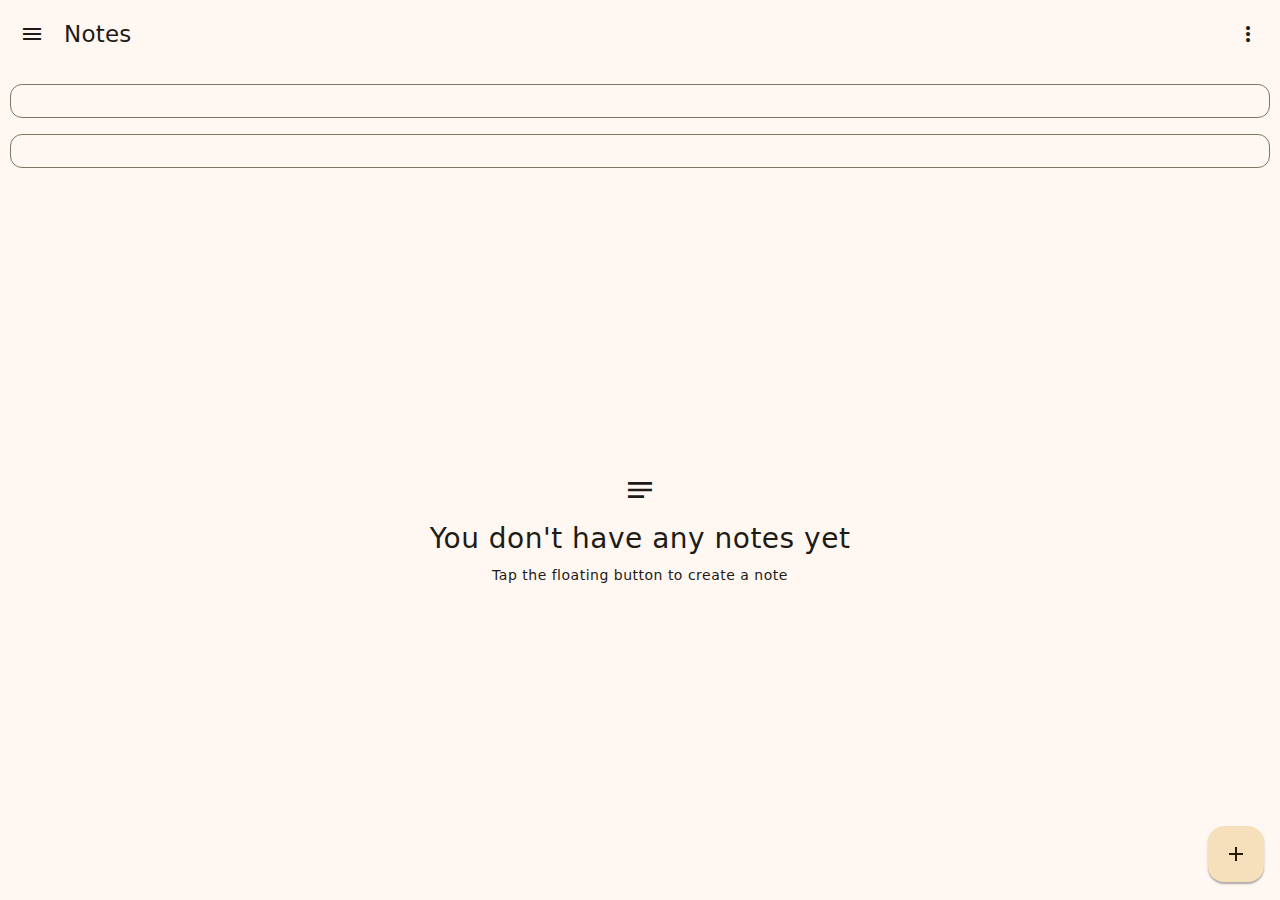
<file: index.html>
<html lang="en">
  <head>
    <meta charset="UTF-8">
    <meta name="viewport" content="width=device-width, initial-scale=1">
    <meta http-equiv="X-UA-Compatible" content="ie=edge">
    <meta name="google" content="notranslate">
    <title>Notes</title>
    <link href="beercompat.css" rel="stylesheet">
    <link href="beer.min.css" rel="stylesheet">
    <link href="style.css" rel="stylesheet">
    <script type="module" src="beer.min.js"></script>
  </head>
  <body>
    <header class="appbar transparent">
      <nav>
        <button class="circle small transparent" data-ui="#dialog">
          <i>menu</i>
        </button>
        <h5 class="max appbar-title">Notes</h5></button>
        <button class="circle small transparent">
          <i>more_vert</i>
        </button>
      </nav>
      </header>
            <dialog class="left no-padding" id="dialog">
        <nav class="drawer">
          <header>
            <nav>
              <h5 class="max appbar-title">Notes</h6>
                <button class="transparent circle small" data-ui="dialog">
                  <i>close</i>
                </button>
            </nav>
          </header>
          <a>
            <i>note</i>
            <span>Notes</span>
          </a>
          <a>
            <i>favorite</i>
            <span>Favorites</span>
          </a>
          <a>
            <i>delete</i>
            <span>Trash</span>
          </a>
          <a>
            <i>backup</i>
            <span>Backup & restore</span>
          </a>
          <div class="small-divider"></div>
          <a href="settings.html">
            <i>settings</i>
            <span>Settings</span>
          </a>
        </nav>
      </dialog>
    <article class="note border"></article>
    <article class="note border"></article>
<main class="responsive medium middle-align center-align">
  <div>
  <i class="extra">notes</i>
  <h5>You don't have any notes yet</h5>
  <p>Tap the floating button to create a note</p>
  </nav>
</div>
<a href="notes.html">
    <button class="square round extra fill small-elevate floating-button">
	<i>add</i>
</button>
</a>
    </main>
  </body>
</html>
</file>
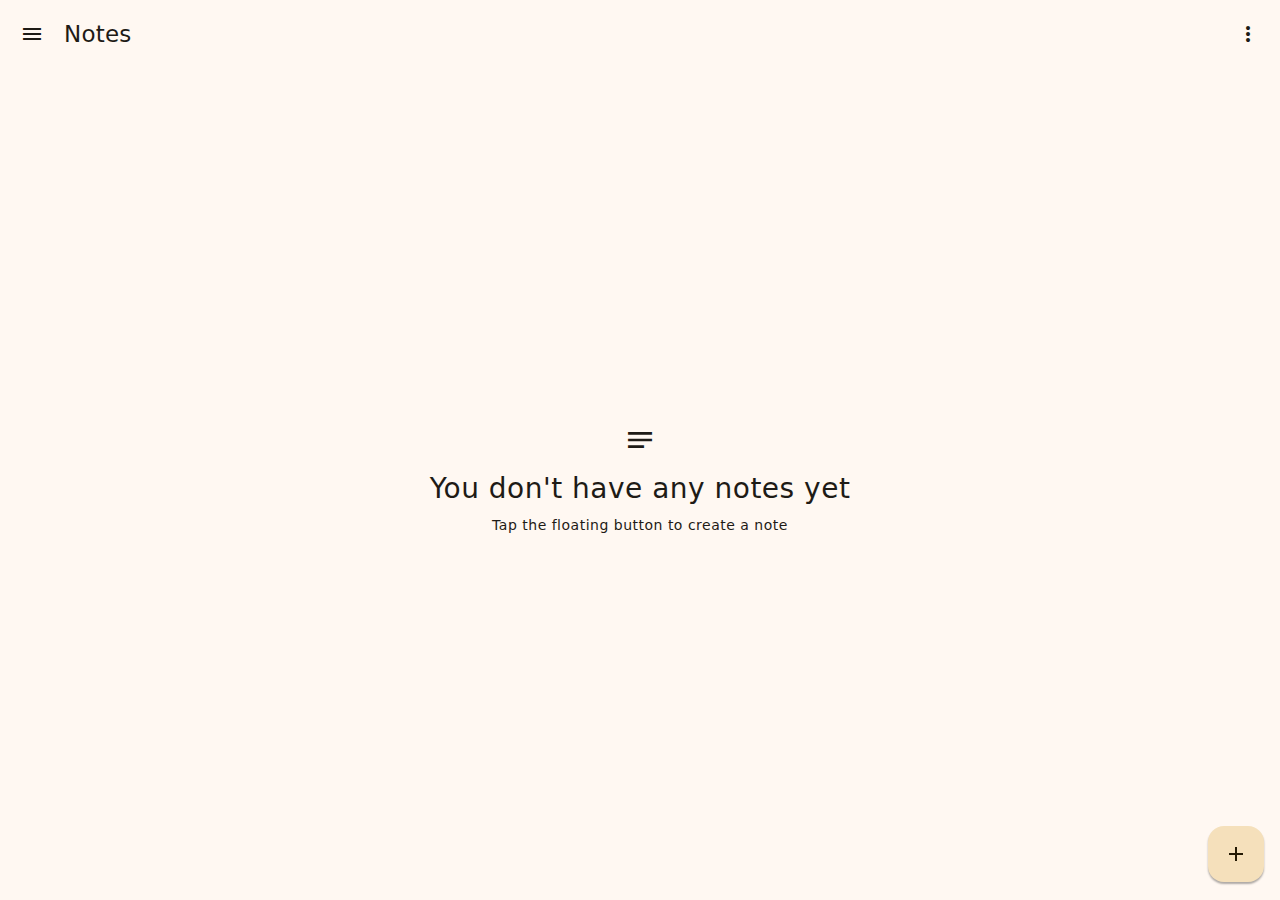
<file: about.html>
<html lang="en">
  <head>
    <meta charset="UTF-8">
    <meta name="viewport" content="width=device-width, initial-scale=1">
    <meta http-equiv="X-UA-Compatible" content="ie=edge">
    <meta name="google" content="notranslate">
    <title>Notes</title>
    <link href="beer.min.css" rel="stylesheet">
    <link href="style.css" rel="stylesheet">
    <script type="module" src="beer.min.js"></script>
  </head>
  <body>
    
    <header class="appbar transparent">
      <nav>
        <button class="circle small transparent" data-ui="#dialog">
          <i>menu</i>
        </button>
        <h5 class="max appbar-title">Notes</h5></button>
        <button class="circle small transparent">
          <i>more_vert</i>
        </button>
      </nav>
    </header>
<main class="responsive medium middle-align center-align">
  <div>
  <i class="extra">notes</i>
  <h5>You don't have any notes yet</h5>
  <p>Tap the floating button to create a note</p>
  </nav>
</div>
<a href="notes.html">
    <button class="square round extra fill small-elevate floating-button">
	<i>add</i>
</button>
</a>
    </main>
  </body>
</html>
</file>
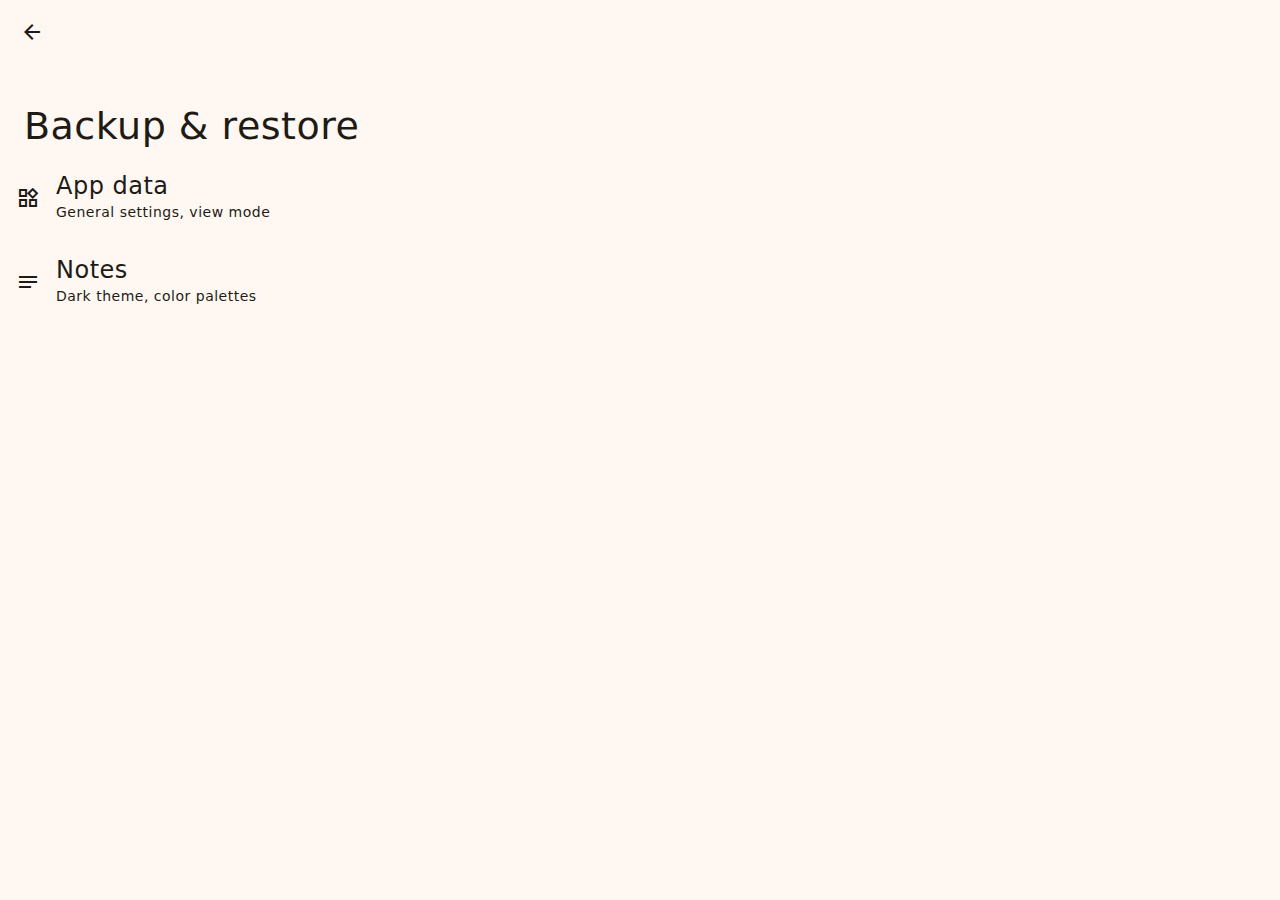
<file: backup.html>
<html>
  <head>
    <meta charset="UTF-8">
    <meta name="viewport" content="width=device-width, initial-scale=1">
    <meta http-equiv="X-UA-Compatible" content="ie=edge">
    <meta name="google" content="notranslate">
    <title>Notes</title>
    <link href="beer.min.css" rel="stylesheet">
    <link href="style.css" rel="stylesheet">
    <script type="module" src="beer.min.js"></script>
    <script src="main.js"></script>
  </head>
  <body>
    
<header class="transparent">
  <nav>
    <button class="circle small transparent" id="back-link">
      <i>arrow_back</i>
    </button>
  </nav>
  <div class="small-space"></div>
  <h5 class="small-padding appbar-title-big">Backup & restore</h5>
</header>
  <a class="row padding wave round">
    <i>widgets</i>
    <div class="max">
      <h6 class="big">App data</h6>
      <div>General settings, view mode</div>
    </div>
  </a>
  <a class="row padding wave round">
    <i>notes</i>
    <div class="max">
      <h6 class="big">Notes</h6>
      <div>Dark theme, color palettes</div>
    </div>
  </a>
<main class="responsive">
</div>
    </main>
  </body>
</html>
</file>
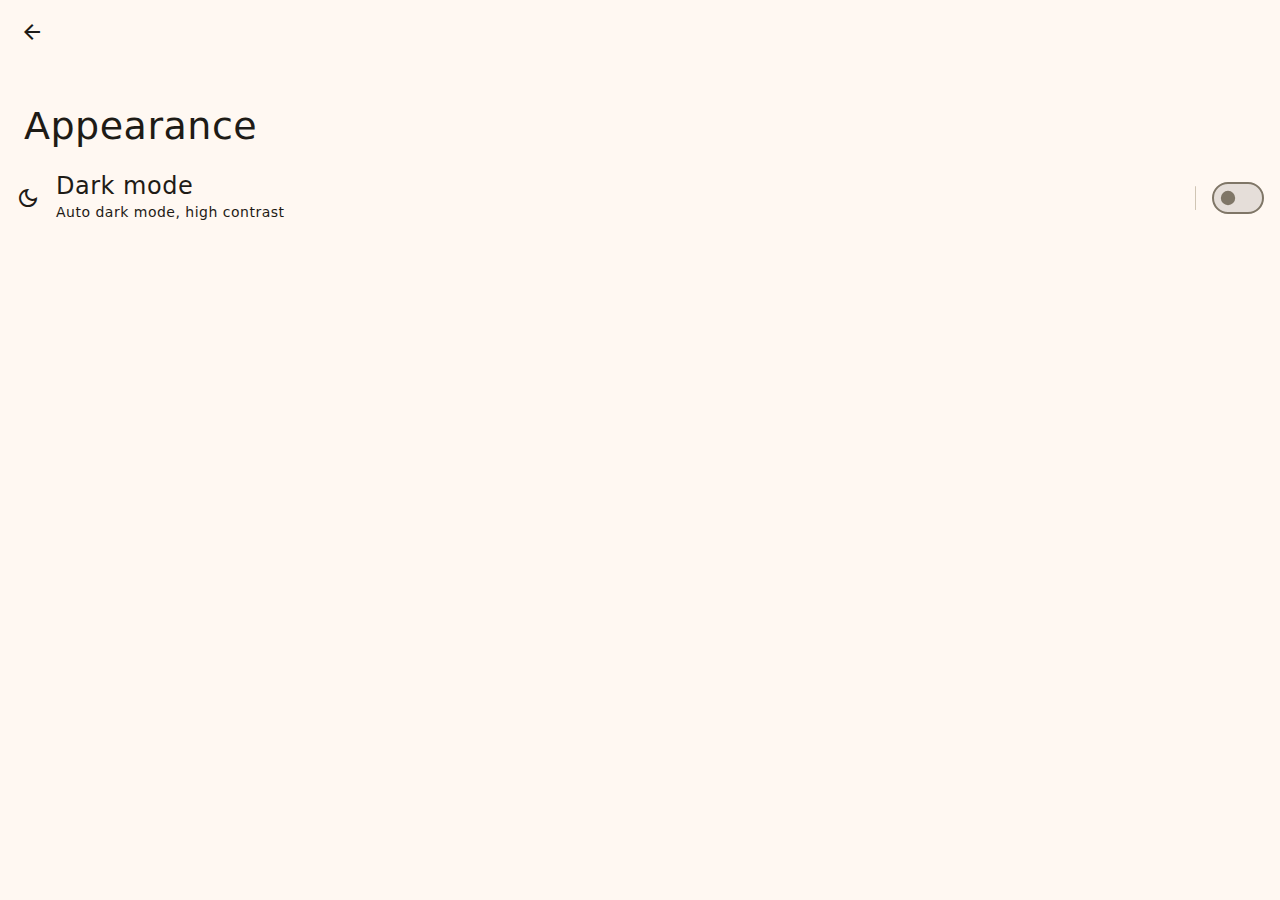
<file: settings-appearance.html>
<html>
  <head>
    <meta charset="UTF-8">
    <meta name="viewport" content="width=device-width, initial-scale=1">
    <meta http-equiv="X-UA-Compatible" content="ie=edge">
    <meta name="google" content="notranslate">
    <title>Notes</title>
    <link href="beer.min.css" rel="stylesheet">
    <link href="style.css" rel="stylesheet">
    <script type="module" src="beer.min.js"></script>
    <script src="main.js"></script>
  </head>
  <body>
    
<header class="transparent">
  <nav>
    <button class="circle small transparent" id="back-link">
      <i>arrow_back</i>
    </button>
  </nav>
  <div class="small-space"></div>
  <h5 class="small-padding appbar-title-big">Appearance</h5>
</header>
  <a class="row padding round" href="appearance-dark.html">
  <i>dark_mode</i>
  <div class="max">
    <h6 class="big">Dark mode</h6>
    <div>Auto dark mode, high contrast</div>
  </div>
  <div class="divider vertical"></div>
        <label class="switch">
        <input type="checkbox">
        <span></span>
      </label>
</a>
<main class="responsive">
    </main>
  </body>
</html>
</file>
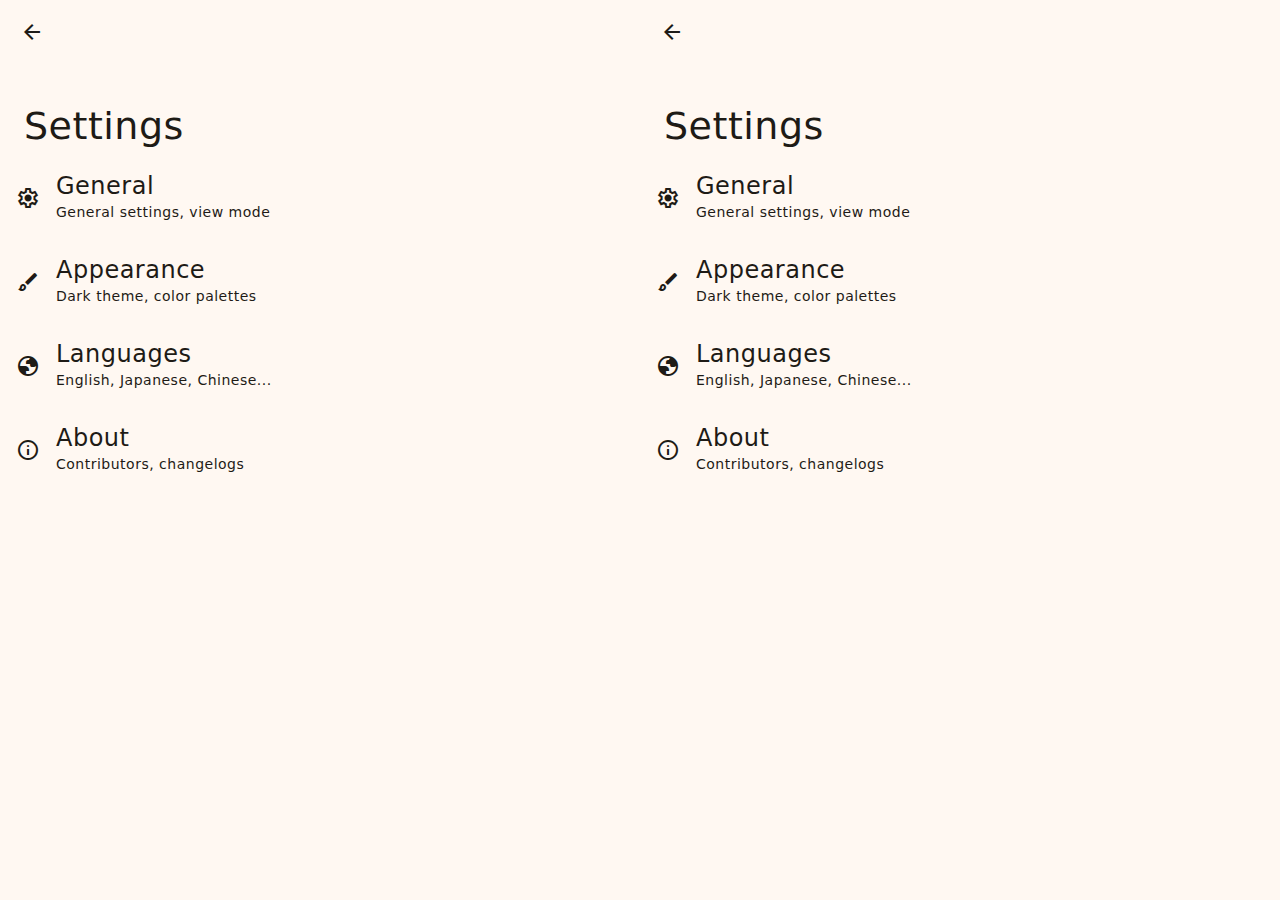
<file: settings.html>
<html>
  <head>
    <meta charset="UTF-8">
    <meta name="viewport" content="width=device-width, initial-scale=1">
    <meta http-equiv="X-UA-Compatible" content="ie=edge">
    <meta name="google" content="notranslate">
    <title>Notes</title>
    <link href="beer.min.css" rel="stylesheet">
    <link href="style.css" rel="stylesheet">
    <script src="main.js"></script>
    <script type="module" src="beer.min.js"></script>
  </head>
  <body>
    <div class="iframe-container">
    <iframe id="left-frame" src="setting-screen.html"></iframe>
    <iframe id="right-frame" src="setting-screen.html" class="m l"></iframe>
    </div>
  </body>
</html>
</file>
<file: beercompat.css>
.button-compat {
  min-width: 9px; 
  border-radius: 9px;
}
</file>
<file: style.css>
/* Prevent font size inflation */
html {
  -moz-text-size-adjust: none;
  -webkit-text-size-adjust: none;
  text-size-adjust: none;
}

body {
  font-family: system-ui, sans-serif;
}

:root {
  --primary: #785900;
  --on-primary: #ffffff;
  --primary-container: #ffdf9e;
  --on-primary-container: #261a00;
  --secondary: #6b5d3f;
  --on-secondary: #ffffff;
  --secondary-container: #f5e0bb;
  --on-secondary-container: #241a04;
  --tertiary: #4a6547;
  --on-tertiary: #ffffff;
  --tertiary-container: #ccebc4;
  --on-tertiary-container: #072109;
  --error: #ba1a1a;
  --on-error: #ffffff;
  --error-container: #ffdad6;
  --on-error-container: #410002;
  --background: #fffbff;
  --on-background: #1e1b16;
  --surface: #fff8f2;
  --on-surface: #1e1b16;
  --surface-variant: #ede1cf;
  --on-surface-variant: #4d4639;
  --outline: #7f7667;
  --outline-variant: #d0c5b4;
  --shadow: #000000;
  --scrim: #000000;
  --inverse-surface: #33302a;
  --inverse-on-surface: #f7efe7;
  --inverse-primary: #fabd00;
  --surface-dim: #e0d9d0;
  --surface-bright: #fff8f2;
  --surface-container-lowest: #ffffff;
  --surface-container-low: #faf2e9;
  --surface-container: #f5ede4;
  --surface-container-high: #efe7de;
  --surface-container-highest: #e9e1d8;
}

@media (prefers-color-scheme: dark) {
  :root {
    --primary: #fabd00;
    --on-primary: #3f2e00;
    --primary-container: #5b4300;
    --on-primary-container: #ffdf9e;
    --secondary: #d8c4a0;
    --on-secondary: #3a2f15;
    --secondary-container: #52452a;
    --on-secondary-container: #f5e0bb;
    --tertiary: #b0cfaa;
    --on-tertiary: #1d361c;
    --tertiary-container: #334d31;
    --on-tertiary-container: #ccebc4;
    --error: #ffb4ab;
    --on-error: #690005;
    --error-container: #93000a;
    --on-error-container: #ffb4ab;
    --background: #1e1b16;
    --on-background: #e9e1d8;
    --surface: #16130e;
    --on-surface: #e9e1d8;
    --surface-variant: #4d4639;
    --on-surface-variant: #d0c5b4;
    --outline: #998f80;
    --outline-variant: #4d4639;
    --shadow: #000000;
    --scrim: #000000;
    --inverse-surface: #e9e1d8;
    --inverse-on-surface: #33302a;
    --inverse-primary: #785900;
    --surface-dim: #16130e;
    --surface-bright: #3c3933;
    --surface-container-lowest: #100e09;
    --surface-container-low: #1e1b16;
    --surface-container: #221f1a;
    --surface-container-high: #2d2924;
    --surface-container-highest: #38342e;
  }
}

.appbar {
  min-height: 68px;
  position: sticky;
top: 0;
left: 0;
width: 100%;
z-index: 1;
}

.appbar-title {
  font-size: 23px;
  letter-spacing: 0.2px;
}

.appbar-title-big {
  font-size: 38px;
}

.note {
  margin-left: 10px;
  margin-right: 10px;
}

.floating-button {
  position: fixed;
  bottom: 18px;
  right: 8px;
  z-index: 1;
  cursor: pointer;
}

svg, i {
  border-radius: 0;
}

iframe {
  border: 0;
    display: block;  /* iframes are inline by default */   
        height: 100vh;  /* Set height to 100% of the viewport height */   
        width: 100vw;
}

.iframe-container {
  display: -webkit-box;  /* OLD - iOS 6-, Safari 3.1-6 */
  display: -moz-box;     /* OLD - Firefox 19- (buggy) */
  display: -ms-flexbox;  /* TWEENER - IE 10 */
  display: -webkit-flex; /* NEW - Chrome */
  display: flex;         /* NEW, Spec - Opera 12.1, Firefox 20+ */
  height: 100vh;         /* Adjusts the height to 100% of the viewport */
}

#iframe-container > iframe {
  border: none;          /* Removes the default border around iframes */
}

#left_frame {
  -webkit-box-flex: 0;   /* OLD - iOS 6-, Safari 3.1-6 */
  -moz-box-flex: 0;      /* OLD - Firefox 19- (buggy) */
  -webkit-flex: 0;       /* Chrome */
  -ms-flex: 0;           /* IE 10 */
  flex: 0 0 140px;       /* NEW, Spec - Opera 12.1, Firefox 20+ */
}

#right_frame {
  -webkit-box-flex: 1;   /* OLD - iOS 6-, Safari 3.1-6 */
  -moz-box-flex: 1;      /* OLD - Firefox 19- (buggy) */
  -webkit-flex: 1;       /* Chrome */
  -ms-flex: 1;           /* IE 10 */
  flex-grow: 1;          /* NEW, Spec - Opera 12.1, Firefox 20+ */
}
</file>
<file: beer.min.css>
:root{--size: 16px;--font: Inter, Roboto, "Helvetica Neue", "Arial Nova", "Nimbus Sans", Arial, sans-serif;--font-icon: "Material Symbols Outlined";--speed1: .1s;--speed2: .2s;--speed3: .3s;--speed4: .4s}:root,body.light{--primary: #6750a4;--on-primary: #ffffff;--primary-container: #e9ddff;--on-primary-container: #22005d;--secondary: #625b71;--on-secondary: #ffffff;--secondary-container: #e8def8;--on-secondary-container: #1e192b;--tertiary: #7e5260;--on-tertiary: #ffffff;--tertiary-container: #ffd9e3;--on-tertiary-container: #31101d;--error: #ba1a1a;--on-error: #ffffff;--error-container: #ffdad6;--on-error-container: #410002;--background: #fffbff;--on-background: #1c1b1e;--surface: #fdf8fd;--on-surface: #1c1b1e;--surface-variant: #e7e0eb;--on-surface-variant: #49454e;--outline: #7a757f;--outline-variant: #cac4cf;--shadow: #000000;--scrim: #000000;--inverse-surface: #313033;--inverse-on-surface: #f4eff4;--inverse-primary: #cfbcff;--surface-dim: #ddd8dd;--surface-bright: #fdf8fd;--surface-container-lowest: #ffffff;--surface-container-low: #f7f2f7;--surface-container: #f2ecf1;--surface-container-high: #ece7eb;--surface-container-highest: #e6e1e6;--overlay: rgb(0 0 0 / .5);--active: rgb(0 0 0 / .1);--elevate1: 0 .125rem .125rem 0 rgb(0 0 0 / .32);--elevate2: 0 .25rem .5rem 0 rgb(0 0 0 / .4);--elevate3: 0 .375rem .75rem 0 rgb(0 0 0 / .48)}body.dark{--primary: #cfbcff;--on-primary: #381e72;--primary-container: #4f378a;--on-primary-container: #e9ddff;--secondary: #cbc2db;--on-secondary: #332d41;--secondary-container: #4a4458;--on-secondary-container: #e8def8;--tertiary: #efb8c8;--on-tertiary: #4a2532;--tertiary-container: #633b48;--on-tertiary-container: #ffd9e3;--error: #ffb4ab;--on-error: #690005;--error-container: #93000a;--on-error-container: #ffb4ab;--background: #1c1b1e;--on-background: #e6e1e6;--surface: #141316;--on-surface: #e6e1e6;--surface-variant: #49454e;--on-surface-variant: #cac4cf;--outline: #948f99;--outline-variant: #49454e;--shadow: #000000;--scrim: #000000;--inverse-surface: #e6e1e6;--inverse-on-surface: #313033;--inverse-primary: #6750a4;--surface-dim: #141316;--surface-bright: #3a383c;--surface-container-lowest: #0f0e11;--surface-container-low: #1c1b1e;--surface-container: #201f22;--surface-container-high: #2b292d;--surface-container-highest: #363438;--overlay: rgb(0 0 0 / .5);--active: rgb(255 255 255 / .2);--elevate1: 0 .125rem .125rem 0 rgb(0 0 0 / .32);--elevate2: 0 .25rem .5rem 0 rgb(0 0 0 / .4);--elevate3: 0 .375rem .75rem 0 rgb(0 0 0 / .48)}@font-face{font-family:Material Symbols Outlined;font-style:normal;font-weight:400;font-display:block;src:url(material-symbols-outlined.woff2) format("woff2"),url(https://cdn.jsdelivr.net/npm/beercss@3.5.6/dist/cdn/material-symbols-outlined.woff2) format("woff2")}@font-face{font-family:Material Symbols Rounded;font-style:normal;font-weight:400;font-display:block;src:url(material-symbols-rounded.woff2) format("woff2"),url(https://cdn.jsdelivr.net/npm/beercss@3.5.6/dist/cdn/material-symbols-rounded.woff2) format("woff2")}@font-face{font-family:Material Symbols Sharp;font-style:normal;font-weight:400;font-display:block;src:url(material-symbols-sharp.woff2) format("woff2"),url(https://cdn.jsdelivr.net/npm/beercss@3.5.6/dist/cdn/material-symbols-sharp.woff2) format("woff2")}*{-webkit-tap-highlight-color:transparent;position:relative;vertical-align:middle;color:inherit;margin:0;padding:0;border-radius:inherit;box-sizing:border-box}body{color:var(--on-surface);background-color:var(--surface);overflow-x:hidden}label{font-size:.75rem;vertical-align:baseline}a,b,i,span,strong{vertical-align:bottom}a,button,.button{cursor:pointer;text-decoration:none;display:inline-flex;align-items:center;border:none;font-family:inherit;outline:inherit;justify-content:center}a,button,.button,i,label{user-select:none}body ::-webkit-scrollbar,body ::-webkit-scrollbar-thumb,body ::-webkit-scrollbar-button{background:none;inline-size:.4rem;block-size:.4rem}body :is(:hover,:focus)::-webkit-scrollbar-thumb{background:var(--outline);border-radius:1rem}pre,code{direction:ltr}.primary{background-color:var(--primary)!important;color:var(--on-primary)!important}.primary-text{color:var(--primary)!important}.primary-border{border-color:var(--primary)!important}.primary-container{background-color:var(--primary-container)!important;color:var(--on-primary-container)!important}.secondary{background-color:var(--secondary)!important;color:var(--on-secondary)!important}.secondary-text{color:var(--secondary)!important}.secondary-border{border-color:var(--secondary)!important}.secondary-container{background-color:var(--secondary-container)!important;color:var(--on-secondary-container)!important}.tertiary{background-color:var(--tertiary)!important;color:var(--on-tertiary)!important}.tertiary-text{color:var(--tertiary)!important}.tertiary-border{border-color:var(--tertiary)!important}.tertiary-container{background-color:var(--tertiary-container)!important;color:var(--on-tertiary-container)!important}.error{background-color:var(--error)!important;color:var(--on-error)!important}.error-text{color:var(--error)!important}.error-border{border-color:var(--error)!important}.error-container{background-color:var(--error-container)!important;color:var(--on-error-container)!important}.background{background-color:var(--background)!important;color:var(--on-background)!important}.surface,.surface-dim,.surface-bright,.surface-container-lowest,.surface-container-low,.surface-container,.surface-container-high,.surface-container-highest{background-color:var(--surface)!important;color:var(--on-surface)!important}.surface-variant{background-color:var(--surface-variant)!important;color:var(--on-surface-variant)!important}.inverse-surface{background-color:var(--inverse-surface);color:var(--inverse-on-surface)}.inverse-primary{background-color:var(--inverse-primary);color:var(--primary)}.inverse-primary-text{color:var(--inverse-primary)!important}.inverse-primary-border{border-color:var(--inverse-primary)!important}.surface-dim{background-color:var(--surface-dim)!important}.surface-bright{background-color:var(--surface-bright)!important}.surface-container-lowest{background-color:var(--surface-container-lowest)!important}.surface-container{background-color:var(--surface-container)!important}.surface-container-high{background-color:var(--surface-container-high)!important}.surface-container-highest{background-color:var(--surface-container-highest)!important}.surface-container-low{background-color:var(--surface-container-low)!important}.black{background-color:#000!important}.black-border{border-color:#000!important}.black-text{color:#000!important}.white{background-color:#fff!important}.white-border{border-color:#fff!important}.white-text{color:#fff!important}.transparent{background-color:transparent!important;box-shadow:none!important;color:inherit!important}.transparent-border{border-color:transparent!important}.transparent-text{color:transparent!important}.fill:not(i){background-color:var(--surface-variant)!important;color:var(--on-surface-variant)!important}.middle-align{display:flex;align-items:center!important}.bottom-align{display:flex;align-items:flex-end!important}.top-align{display:flex;align-items:flex-start!important}.left-align{text-align:start;justify-content:flex-start!important}.right-align{text-align:end;justify-content:flex-end!important}.center-align{text-align:center;justify-content:center!important}.red,.red6{background-color:#f44336!important}.red-border{border-color:#f44336!important}.red-text{color:#f44336!important}.red1{background-color:#ffebee!important}.red2{background-color:#ffcdd2!important}.red3{background-color:#ef9a9a!important}.red4{background-color:#e57373!important}.red5{background-color:#ef5350!important}.red7{background-color:#e53935!important}.red8{background-color:#d32f2f!important}.red9{background-color:#c62828!important}.red10{background-color:#b71c1c!important}.pink,.pink6{background-color:#e91e63!important}.pink-border{border-color:#e91e63!important}.pink-text{color:#e91e63!important}.pink1{background-color:#fce4ec!important}.pink2{background-color:#f8bbd0!important}.pink3{background-color:#f48fb1!important}.pink4{background-color:#f06292!important}.pink5{background-color:#ec407a!important}.pink7{background-color:#d81b60!important}.pink8{background-color:#c2185b!important}.pink9{background-color:#ad1457!important}.pink10{background-color:#880e4f!important}.purple,.purple6{background-color:#9c27b0!important}.purple-border{border-color:#9c27b0!important}.purple-text{color:#9c27b0!important}.purple1{background-color:#f3e5f5!important}.purple2{background-color:#e1bee7!important}.purple3{background-color:#ce93d8!important}.purple4{background-color:#ba68c8!important}.purple5{background-color:#ab47bc!important}.purple7{background-color:#8e24aa!important}.purple8{background-color:#7b1fa2!important}.purple9{background-color:#6a1b9a!important}.purple10{background-color:#4a148c!important}.deep-purple,.deep-purple6{background-color:#673ab7!important}.deep-purple-border{border-color:#673ab7!important}.deep-purple-text{color:#673ab7!important}.deep-purple1{background-color:#ede7f6!important}.deep-purple2{background-color:#d1c4e9!important}.deep-purple3{background-color:#b39ddb!important}.deep-purple4{background-color:#9575cd!important}.deep-purple5{background-color:#7e57c2!important}.deep-purple7{background-color:#5e35b1!important}.deep-purple8{background-color:#512da8!important}.deep-purple9{background-color:#4527a0!important}.deep-purple10{background-color:#311b92!important}.indigo,.indigo6{background-color:#3f51b5!important}.indigo-border{border-color:#3f51b5!important}.indigo-text{color:#3f51b5!important}.indigo1{background-color:#e8eaf6!important}.indigo2{background-color:#c5cae9!important}.indigo3{background-color:#9fa8da!important}.indigo4{background-color:#7986cb!important}.indigo5{background-color:#5c6bc0!important}.indigo7{background-color:#3949ab!important}.indigo8{background-color:#303f9f!important}.indigo9{background-color:#283593!important}.indigo10{background-color:#1a237e!important}.blue,.blue6{background-color:#2196f3!important}.blue-border{border-color:#2196f3!important}.blue-text{color:#2196f3!important}.blue1{background-color:#e3f2fd!important}.blue2{background-color:#bbdefb!important}.blue3{background-color:#90caf9!important}.blue4{background-color:#64b5f6!important}.blue5{background-color:#42a5f5!important}.blue7{background-color:#1e88e5!important}.blue8{background-color:#1976d2!important}.blue9{background-color:#1565c0!important}.blue10{background-color:#0d47a1!important}.light-blue,.light-blue6{background-color:#03a9f4!important}.light-blue-border{border-color:#03a9f4!important}.light-blue-text{color:#03a9f4!important}.light-blue1{background-color:#e1f5fe!important}.light-blue2{background-color:#b3e5fc!important}.light-blue3{background-color:#81d4fa!important}.light-blue4{background-color:#4fc3f7!important}.light-blue5{background-color:#29b6f6!important}.light-blue7{background-color:#039be5!important}.light-blue8{background-color:#0288d1!important}.light-blue9{background-color:#0277bd!important}.light-blue10{background-color:#01579b!important}.cyan,.cyan6{background-color:#00bcd4!important}.cyan-border{border-color:#00bcd4!important}.cyan-text{color:#00bcd4!important}.cyan1{background-color:#e0f7fa!important}.cyan2{background-color:#b2ebf2!important}.cyan3{background-color:#80deea!important}.cyan4{background-color:#4dd0e1!important}.cyan5{background-color:#26c6da!important}.cyan7{background-color:#00acc1!important}.cyan8{background-color:#0097a7!important}.cyan9{background-color:#00838f!important}.cyan10{background-color:#006064!important}.teal,.teal6{background-color:#009688!important}.teal-border{border-color:#009688!important}.teal-text{color:#009688!important}.teal1{background-color:#e0f2f1!important}.teal2{background-color:#b2dfdb!important}.teal3{background-color:#80cbc4!important}.teal4{background-color:#4db6ac!important}.teal5{background-color:#26a69a!important}.teal7{background-color:#00897b!important}.teal8{background-color:#00796b!important}.teal9{background-color:#00695c!important}.teal10{background-color:#004d40!important}.green,.green6{background-color:#4caf50!important}.green-border{border-color:#4caf50!important}.green-text{color:#4caf50!important}.green1{background-color:#e8f5e9!important}.green2{background-color:#c8e6c9!important}.green3{background-color:#a5d6a7!important}.green4{background-color:#81c784!important}.green5{background-color:#66bb6a!important}.green7{background-color:#43a047!important}.green8{background-color:#388e3c!important}.green9{background-color:#2e7d32!important}.green10{background-color:#1b5e20!important}.light-green,.light-green6{background-color:#8bc34a!important}.light-green-border{border-color:#8bc34a!important}.light-green-text{color:#8bc34a!important}.light-green1{background-color:#f1f8e9!important}.light-green2{background-color:#dcedc8!important}.light-green3{background-color:#c5e1a5!important}.light-green4{background-color:#aed581!important}.light-green5{background-color:#9ccc65!important}.light-green7{background-color:#7cb342!important}.light-green8{background-color:#689f38!important}.light-green9{background-color:#558b2f!important}.light-green10{background-color:#33691e!important}.lime,.lime6{background-color:#cddc39!important}.lime-border{border-color:#cddc39!important}.lime-text{color:#cddc39!important}.lime1{background-color:#f9fbe7!important}.lime2{background-color:#f0f4c3!important}.lime3{background-color:#e6ee9c!important}.lime4{background-color:#dce775!important}.lime5{background-color:#d4e157!important}.lime7{background-color:#c0ca33!important}.lime8{background-color:#afb42b!important}.lime9{background-color:#9e9d24!important}.lime10{background-color:#827717!important}.yellow,.yellow6{background-color:#ffeb3b!important}.yellow-border{border-color:#ffeb3b!important}.yellow-text{color:#ffeb3b!important}.yellow1{background-color:#fffde7!important}.yellow2{background-color:#fff9c4!important}.yellow3{background-color:#fff59d!important}.yellow4{background-color:#fff176!important}.yellow5{background-color:#ffee58!important}.yellow7{background-color:#fdd835!important}.yellow8{background-color:#fbc02d!important}.yellow9{background-color:#f9a825!important}.yellow10{background-color:#f57f17!important}.amber,.amber6{background-color:#ffc107!important}.amber-border{border-color:#ffc107!important}.amber-text{color:#ffc107!important}.amber1{background-color:#fff8e1!important}.amber2{background-color:#ffecb3!important}.amber3{background-color:#ffe082!important}.amber4{background-color:#ffd54f!important}.amber5{background-color:#ffca28!important}.amber7{background-color:#ffb300!important}.amber8{background-color:#ffa000!important}.amber9{background-color:#ff8f00!important}.amber10{background-color:#ff6f00!important}.orange,.orange6{background-color:#ff9800!important}.orange-border{border-color:#ff9800!important}.orange-text{color:#ff9800!important}.orange1{background-color:#fff3e0!important}.orange2{background-color:#ffe0b2!important}.orange3{background-color:#ffcc80!important}.orange4{background-color:#ffb74d!important}.orange5{background-color:#ffa726!important}.orange7{background-color:#fb8c00!important}.orange8{background-color:#f57c00!important}.orange9{background-color:#ef6c00!important}.orange10{background-color:#e65100!important}.deep-orange,.deep-orange6{background-color:#ff5722!important}.deep-orange-border{border-color:#ff5722!important}.deep-orange-text{color:#ff5722!important}.deep-orange1{background-color:#fbe9e7!important}.deep-orange2{background-color:#ffccbc!important}.deep-orange3{background-color:#ffab91!important}.deep-orange4{background-color:#ff8a65!important}.deep-orange5{background-color:#ff7043!important}.deep-orange7{background-color:#f4511e!important}.deep-orange8{background-color:#e64a19!important}.deep-orange9{background-color:#d84315!important}.deep-orange10{background-color:#bf360c!important}.brown,.brown6{background-color:#795548!important}.brown-border{border-color:#795548!important}.brown-text{color:#795548!important}.brown1{background-color:#efebe9!important}.brown2{background-color:#d7ccc8!important}.brown3{background-color:#bcaaa4!important}.brown4{background-color:#a1887f!important}.brown5{background-color:#8d6e63!important}.brown7{background-color:#6d4c41!important}.brown8{background-color:#5d4037!important}.brown9{background-color:#4e342e!important}.brown10{background-color:#3e2723!important}.blue-grey,.blue-grey6{background-color:#607d8b!important}.blue-grey-border{border-color:#607d8b!important}.blue-grey-text{color:#607d8b!important}.blue-grey1{background-color:#eceff1!important}.blue-grey2{background-color:#cfd8dc!important}.blue-grey3{background-color:#b0bec5!important}.blue-grey4{background-color:#90a4ae!important}.blue-grey5{background-color:#78909c!important}.blue-grey7{background-color:#546e7a!important}.blue-grey8{background-color:#455a64!important}.blue-grey9{background-color:#37474f!important}.blue-grey10{background-color:#263238!important}.grey,.grey6{background-color:#9e9e9e!important}.grey-border{border-color:#9e9e9e!important}.grey-text{color:#9e9e9e!important}.grey1{background-color:#fafafa!important}.grey2{background-color:#f5f5f5!important}.grey3{background-color:#eee!important}.grey4{background-color:#e0e0e0!important}.grey5{background-color:#bdbdbd!important}.grey7{background-color:#757575!important}.grey8{background-color:#616161!important}.grey9{background-color:#424242!important}.grey10{background-color:#212121!important}.horizontal{display:inline-flex;flex-direction:row!important;gap:1rem;inline-size:auto!important;max-inline-size:none!important}.horizontal>*{margin-block:0!important}.vertical{display:flex;flex-direction:column!important}:is(a,button,.button,.chip).vertical{display:inline-flex;gap:.25rem;block-size:auto!important;max-block-size:none!important;padding-block:.5rem}.vertical>*{margin-inline:0!important}[class*=divider]{min-inline-size:1.5rem;min-block-size:auto;block-size:.0625rem;background-color:var(--outline-variant);display:block}[class*=divider]+*{margin:0!important}.medium-divider{margin:1rem 0!important}.large-divider{margin:1.5rem 0!important}.small-divider{margin:.5rem 0!important}.divider.vertical{min-inline-size:auto;min-block-size:1.5rem;inline-size:.0625rem}.no-elevate{box-shadow:none!important}.small-elevate,.elevate{box-shadow:var(--elevate1)!important}.medium-elevate{box-shadow:var(--elevate2)!important}.large-elevate{box-shadow:var(--elevate3)!important}.round{border-radius:var(---round)}.small-round,.medium-round,.large-round{border-radius:var(---round)!important}.top-round,.bottom-round,.left-round,.right-round,.medium-round,.round{---round: 2rem}.small-round{---round: .5rem}.large-round{---round: 3.5rem}.no-round,.square,.top-round,.bottom-round,.left-round,.right-round{border-radius:0!important}.top-round{border-start-start-radius:var(---round)!important;border-start-end-radius:var(---round)!important}.bottom-round{border-end-end-radius:var(---round)!important;border-end-start-radius:var(---round)!important}.left-round{border-start-start-radius:var(---round)!important;border-end-start-radius:var(---round)!important}.right-round{border-start-end-radius:var(---round)!important;border-end-end-radius:var(---round)!important}.circle{border-radius:50%}:is(button,.button,.chip).circle{border-radius:2.5rem}:is(.circle,.square):not(i,img,video,svg),:is(.circle,.square).chip.medium{block-size:2.5rem;inline-size:2.5rem;padding:0}:is(.circle,.square)>span{display:none}:is(.circle,.square).small:not(i,img,video,svg),:is(.circle,.square).chip{block-size:2rem;inline-size:2rem}:is(.circle,.square).large:not(i,img,video,svg){block-size:3rem;inline-size:3rem}:is(.circle,.square).extra:not(i,img,video,svg){block-size:3.5rem;inline-size:3.5rem}:is(.circle,.square).round{border-radius:1rem!important}.border:not(table,.field){box-sizing:border-box;border:.0625rem solid var(--outline);background-color:transparent;box-shadow:none}.no-border{border-color:transparent!important}:is(nav,.row,dialog.max,header.fixed,footer.fixed,menu > a,menu.max,table,.tabs):not(.round){border-radius:0}[class*=margin]:not(.left-margin,.right-margin,.top-margin,.bottom-margin,.horizontal-margin,.vertical-margin){margin:var(---margin)!important}[class*=margin]{---margin: 1rem}.no-margin{---margin: 0}.auto-margin{---margin: auto}.tiny-margin{---margin: .25rem}.small-margin{---margin: .5rem}.large-margin{---margin: 1.5rem}.left-margin,.horizontal-margin{margin-inline-start:var(---margin)!important}.right-margin,.horizontal-margin{margin-inline-end:var(---margin)!important}.top-margin,.vertical-margin{margin-block-start:var(---margin)!important}.bottom-margin,.vertical-margin{margin-block-end:var(---margin)!important}.no-opacity{opacity:1!important}.opacity{opacity:0!important}.small-opacity{opacity:.75!important}.medium-opacity{opacity:.5!important}.large-opacity{opacity:.25!important}[class*=padding]:not(.left-padding,.right-padding,.top-padding,.bottom-padding,.horizontal-padding,.vertical-padding){padding:var(---padding)!important}[class*=padding]{---padding: 1rem}.no-padding{---padding: 0}.tiny-padding{---padding: .25rem}.small-padding{---padding: .5rem}.large-padding{---padding: 1.5rem}.left-padding,.horizontal-padding{padding-inline-start:var(---padding)!important}.right-padding,.horizontal-padding{padding-inline-end:var(---padding)!important}.top-padding,.vertical-padding{padding-block-start:var(---padding)!important}.bottom-padding,.vertical-padding{padding-block-end:var(---padding)!important}.front{z-index:10!important}.back{z-index:-10!important}.left{inset-inline-start:0}.right{inset-inline-end:0}.top{inset-block-start:0}.bottom{inset-block-end:0}.center{inset-inline-start:50%;transform:translate(-50%)}[dir=rtl] .center{transform:translate(50%)}.middle{inset-block-start:50%;transform:translateY(-50%)}.middle.center{transform:translate(-50%,-50%)}[dir=rtl] .middle.center{transform:translate(50%,-50%)}.scroll{overflow:auto}.no-scroll{overflow:hidden}[class*=width]{max-inline-size:100%}.auto-width{inline-size:auto}.small-width{inline-size:12rem!important}.medium-width{inline-size:24rem!important}.large-width{inline-size:36rem!important}.auto-height{block-size:auto}.small-height{block-size:12rem!important}.medium-height{block-size:24rem!important}.large-height{block-size:36rem!important}.wrap{display:block;white-space:normal}.no-wrap:not(menu){display:flex;white-space:nowrap}.tiny-space:not(nav,ol,ul,.row,.grid,table,.tooltip){block-size:.5rem}:is(.space,.small-space):not(nav,ol,ul,.row,.grid,table,.tooltip){block-size:1rem}.medium-space:not(nav,ol,ul,.row,.grid,table,.tooltip){block-size:2rem}.large-space:not(nav,ol,ul,.row,.grid,table,.tooltip){block-size:3rem}.responsive{inline-size:-webkit-fill-available;inline-size:-moz-available}@media only screen and (max-width: 600px){.m:not(.s),.l:not(.s),.m.l:not(.s){display:none}}@media only screen and (min-width: 601px) and (max-width: 992px){.s:not(.m),.l:not(.m),.s.l:not(.m){display:none}}@media only screen and (min-width: 993px){.m:not(.l),.s:not(.l),.m.s:not(.l){display:none}}html{font-size:var(--size)}body{font-family:var(--font);font-size:.875rem;line-height:1.5rem;letter-spacing:.0313rem}h1,h2,h3,h4,h5,h6{font-weight:400;display:flex;align-items:center;line-height:normal}*+:is(h1,h2,h3,h4,h5,h6){margin-block-start:1rem}h1{font-size:3.5625rem}h2{font-size:2.8125rem}h3{font-size:2.25rem}h4{font-size:2rem}h5{font-size:1.75rem}h6{font-size:1.5rem}h1.small{font-size:3.0625rem}h2.small{font-size:2.3125rem}h3.small{font-size:1.75rem}h4.small{font-size:1.5rem}h5.small{font-size:1.25rem}h6.small{font-size:1rem}h1.large{font-size:4.0625rem}h2.large{font-size:3.3125rem}h3.large{font-size:2.75rem}h4.large{font-size:2.5rem}h5.large{font-size:2.25rem}h6.large{font-size:2rem}.link{color:var(--primary)!important}.inverse-link{color:var(--inverse-primary)!important}.truncate{overflow:hidden;white-space:nowrap!important;text-overflow:ellipsis;flex:inherit}.truncate>*{white-space:nowrap!important}.small-text{font-size:.75rem}.medium-text{font-size:.875rem}.large-text{font-size:1rem}.upper{text-transform:uppercase}.lower{text-transform:lowercase}.capitalize{text-transform:capitalize}.bold{font-weight:700}.overline{text-decoration:line-through}.underline{text-decoration:underline}.italic{font-style:italic}p{margin:.5rem 0}.no-line{line-height:normal}.tiny-line{line-height:1.25rem}.small-line{line-height:1.5rem}.medium-line{line-height:1.75rem}.large-line{line-height:2rem}.extra-line{line-height:2.25rem}.wave:after,.chip:after,.wave.light:after,:is(.button,button):after{content:"";position:absolute;inset:0;z-index:1;border-radius:inherit;inline-size:100%;block-size:100%;background-position:center;background-image:radial-gradient(circle,rgb(255 255 255 / .4) 1%,transparent 1%);opacity:0;transition:none}.wave.dark:after,.wave.row:after,.chip:after,:is(.button,button).border:after,:is(.button,button).transparent:after{background-image:radial-gradient(circle,rgb(150 150 150 / .2) 1%,transparent 1%)}:is(.wave,.chip,.button,button):is(:focus-visible,:hover):after{background-size:15000%;opacity:1;transition:background-size var(--speed2) linear}:is(.wave,.chip,.button,button):active:after{background-size:5000%;opacity:0;transition:none}.no-wave:after,.no-wave:is(:hover,:active):after{display:none}.badge{display:inline-flex;align-items:center;justify-content:center;position:absolute;font-size:.6875rem;text-transform:none;z-index:2;padding:0 .25rem;min-block-size:1rem;min-inline-size:1rem;background-color:var(--error);color:var(--on-error);line-height:normal;border-radius:1rem;inset:50% auto auto 50%;transform:translateY(-100%);font-family:var(--font)}.badge.top{transform:translate(-50%,-100%)}.badge.bottom{transform:translate(-50%)}.badge.left{transform:translate(-100%,-50%)}.badge.right{transform:translateY(-50%)}.badge.top.left{transform:translate(-100%,-100%)}.badge.bottom.left{transform:translate(-100%)}.badge.top.right{transform:translateY(-100%)}.badge.bottom.right{transform:translate(0)}.badge.border{border-color:var(--error);color:var(--error);background-color:var(--surface)}.badge:is(.circle,.square){text-align:center;inline-size:auto;block-size:auto;padding:0 .25rem;border-radius:1rem}.badge.square{border-radius:0}.badge.min>*{display:none}.badge.min{clip-path:circle(18.75% at 50% 50%)}nav:is(.left,.right,.top,.bottom)>a>.badge,nav:is(.left,.right,.top,.bottom)>:is(ol,ul)>li>a>.badge{inset:1rem auto auto 50%}.badge.none{inset:auto!important;transform:none;position:relative;margin:0 .125rem}:is(button,.button,.chip)>.badge.none{margin:0 -.5rem}.button,button{box-sizing:content-box;display:inline-flex;align-items:center;justify-content:center;block-size:2.5rem;min-inline-size:2.5rem;font-size:.875rem;font-weight:500;color:var(--on-primary);padding:0 1.5rem;background-color:var(--primary);margin:0 .5rem;border-radius:1.25rem;transition:transform var(--speed3),border-radius var(--speed3),padding var(--speed3);user-select:none;gap:1rem;line-height:normal}:is(button,.button).small{block-size:2rem;min-inline-size:2rem;font-size:.875rem;border-radius:1rem}:is(button,.button).large{block-size:3rem;min-inline-size:3rem;border-radius:1.5rem}:is(.button,button):is(.extra,.extend){block-size:3.5rem;min-inline-size:3.5rem;font-size:1rem;border-radius:1.75rem}:is(button,.button).border{border-color:var(--outline);color:var(--primary)}:is(button,.button):not(.border,.chip):hover{box-shadow:var(--elevate1)}.extend>span{display:none}.extend:is(:hover,.active){inline-size:auto;padding:0 1.5rem}.extend:is(:hover,.active)>i+span{display:inherit;margin-inline-start:1.5rem}.extend:is(:hover,.active)>:is(img,svg)+span{display:inherit;margin-inline-start:2.5rem}:is(.button,button):is([disabled]){opacity:.5;cursor:not-allowed}:is(.button):is([disabled]){pointer-events:none}:is(.button,button):is([disabled]):before,:is(.button,button):is([disabled]):after{display:none}:is(.button,button).fill{background-color:var(--secondary-container)!important;color:var(--on-secondary-container)!important}:is(.button,button).vertical{border-radius:2rem}article{box-shadow:var(--elevate1);background-color:var(--surface-container-low);color:var(--on-surface);padding:1rem;border-radius:.75rem;display:block;transition:transform var(--speed3),border-radius var(--speed3),padding var(--speed3)}*+article{margin-block-start:1rem}article.small{block-size:12rem}article.medium{block-size:20rem}article.large{block-size:32rem}.chip{box-sizing:border-box;display:inline-flex;align-items:center;justify-content:center;block-size:2rem;min-inline-size:2rem;font-size:.875rem;font-weight:500;background-color:transparent;border:.0625rem solid var(--outline);color:var(--on-surface-variant);padding:0 1rem;margin:0 .5rem;text-transform:none;border-radius:.5rem;transition:transform var(--speed3),border-radius var(--speed3),padding var(--speed3);user-select:none;gap:1rem;line-height:normal}.chip.fill:hover{box-shadow:var(--elevate1)}.chip.medium{block-size:2.5rem;min-inline-size:2.5rem}.chip.large{block-size:3rem;min-inline-size:3rem}.chip.fill{background-color:var(--secondary-container)!important;border:none}.chip.round.small{border-radius:1rem}.chip.round{border-radius:1.25rem}.chip.round.large{border-radius:1.5rem}main.responsive{flex:1;padding:.5rem;overflow-x:hidden}:is(main,header,footer,section).responsive{max-inline-size:75rem;margin:0 auto}:is(main,header,footer,section).responsive.max{max-inline-size:100%}*:has(> main.responsive){display:flex;flex-direction:column;min-block-size:100vh}*:has(> nav.bottom:not(.s,.m,.l)){padding-block-end:5rem}*:has(> nav.top:not(.s,.m,.l)){padding-block-start:5rem}*:has(> nav.left:not(.s,.m,.l)){padding-inline-start:5rem}*:has(> nav.right:not(.s,.m,.l)){padding-inline-end:5rem}*:has(> nav.drawer.left:not(.s,.m,.l)){padding-inline-start:20rem}*:has(> nav.drawer.right:not(.s,.m,.l)){padding-inline-end:20rem}nav.top:not(.s,.m,.l)~header.fixed{inset-block-start:5rem}nav.bottom:not(.s,.m,.l)~footer.fixed{inset-block-end:5rem}@media only screen and (max-width: 600px){*:has(> nav.s.bottom){padding-block-end:5rem}*:has(> nav.s.top){padding-block-start:5rem}*:has(> nav.s.left){padding-inline-start:5rem}*:has(> nav.s.right){padding-inline-end:5rem}*:has(> nav.s.drawer.left){padding-inline-start:20rem}*:has(> nav.s.drawer.right){padding-inline-end:20rem}nav.s.top~header.fixed{inset-block-start:5rem}nav.s.bottom~footer.fixed{inset-block-end:5rem}}@media only screen and (min-width: 601px) and (max-width: 992px){*:has(> nav.m.bottom){padding-block-end:5rem}*:has(> nav.m.top){padding-block-start:5rem}*:has(> nav.m.left){padding-inline-start:5rem}*:has(> nav.m.right){padding-inline-end:5rem}*:has(> nav.m.drawer.left){padding-inline-start:20rem}*:has(> nav.m.drawer.right){padding-inline-end:20rem}nav.m.top~header.fixed{inset-block-start:5rem}nav.m.bottom~footer.fixed{inset-block-end:5rem}}@media only screen and (min-width: 993px){*:has(> nav.l.bottom){padding-block-end:5rem}*:has(> nav.l.top){padding-block-start:5rem}*:has(> nav.l.left){padding-inline-start:5rem}*:has(> nav.l.right){padding-inline-end:5rem}*:has(> nav.l.drawer.left){padding-inline-start:20rem}*:has(> nav.l.drawer.right){padding-inline-end:20rem}nav.l.top~header.fixed{inset-block-start:5rem}nav.l.bottom~footer.fixed{inset-block-end:5rem}}@media only screen and (max-width: 600px){main.responsive{padding-inline:.5rem}}dialog{display:block;border:none;opacity:0;visibility:hidden;position:fixed;box-shadow:var(--elevate2);color:var(--on-surface);background-color:var(--surface-container-high);padding:1.5rem;z-index:100;inset:10% auto auto 50%;min-inline-size:20rem;max-inline-size:100%;max-block-size:80%;overflow-x:hidden;overflow-y:auto;transition:all var(--speed3),0s background-color;border-radius:1.75rem;transform:translate(-50%,-4rem)}dialog::backdrop{display:none}dialog.small{inline-size:25%;block-size:25%}dialog.medium{inline-size:50%;block-size:50%}dialog.large{inline-size:75%;block-size:75%}dialog:is(.active,[open]){opacity:1;visibility:visible;transform:translate(-50%)}dialog.top{opacity:1;padding:1rem;inset:0 auto auto 0;block-size:auto;inline-size:100%;min-inline-size:auto;max-block-size:100%;transform:translateY(-100%);border-radius:0 0 1rem 1rem}[dir=rtl] dialog.right,dialog.left{opacity:1;padding:1rem;inset:0 auto auto 0;inline-size:auto;block-size:100%;max-block-size:100%;border-radius:0 1rem 1rem 0;background-color:var(--surface);transform:translate(-100%)}[dir=rtl] dialog.left,dialog.right{opacity:1;padding:1rem;inset:0 0 auto auto;inline-size:auto;block-size:100%;max-block-size:100%;border-radius:1rem 0 0 1rem;background-color:var(--surface);transform:translate(100%)}dialog.bottom{opacity:1;padding:1rem;inset:auto auto 0 0;block-size:auto;inline-size:100%;min-inline-size:auto;max-block-size:100%;transform:translateY(100%);border-radius:1rem 1rem 0 0}dialog.max{inset:0 auto auto 0;inline-size:100%;block-size:100%;max-inline-size:100%;max-block-size:100%;transform:translateY(4rem);background-color:var(--surface)}dialog:is(.active,[open]):is(.left,.right,.top,.bottom,.max){transform:translate(0)}dialog.small:is(.left,.right){inline-size:20rem}dialog.medium:is(.left,.right){inline-size:32rem}dialog.large:is(.left,.right){inline-size:44rem}dialog.small:is(.top,.bottom){block-size:16rem}dialog.medium:is(.top,.bottom){block-size:24rem}dialog.large:is(.top,.bottom){block-size:32rem}dialog>a.row:is(:hover,.active){background-color:var(--secondary-container)}dialog>.row{padding:.75rem}summary.none{list-style-type:none}summary.none::-webkit-details-marker{display:none}summary{cursor:pointer}summary:focus{outline:none}.field{---size: 3rem;---start: 1.2rem;block-size:var(---size);margin-block-end:2rem}*+.field{margin-block-start:1rem}.grid>*>.field{margin-block-end:1rem}.grid>*>.field+.field{margin-block-start:2rem}.grid.no-space>*>.field+.field{margin-block-start:1rem}.grid.medium-space>*>.field+.field{margin-block-start:2.5rem}.grid.large-space>*>.field+.field{margin-block-start:3rem}.field.small{---size: 2.5rem;---start: 1rem}.field.large{---size: 3.5rem;---start: 1.4rem}.field.extra{---size: 4rem;---start: 1.6rem}.field{border-radius:.25rem .25rem 0 0}.field.border{border-radius:.25rem}.field.round.small{border-radius:1.25rem}.field.round{border-radius:1.5rem}.field.round.large{border-radius:1.75rem}.field.round.extra{border-radius:2rem}.field>:is(i,img,svg,progress,a:not(.helper,.error)){position:absolute;inset:50% auto auto auto;transform:translateY(-50%);cursor:pointer;z-index:0;inline-size:1.5rem;block-size:1.5rem}.field>:is(i,img,svg,progress,a:not(.helper,.error)),[dir=rtl] .field>:is(i,img,svg,progress,a:not(.helper,.error)):first-child{inset:50% 1rem auto auto}.field>:is(i,img,svg,progress,a:not(.helper,.error)):first-child,[dir=rtl] .field>:is(i,img,svg,progress,a:not(.helper,.error)){inset:50% auto auto 1rem}.field.invalid>i{color:var(--error)}.field>progress.circle{inset-block-start:calc(50% - .75rem)!important;border-width:.1875rem}.field>a:not(.helper,.error){z-index:10}.field>a>:is(i,img,svg,progress,a:not(.helper,.error)){inline-size:1.5rem;block-size:1.5rem}.field>:is(input,textarea,select){all:unset;position:relative;display:flex;align-items:center;box-sizing:border-box;border-radius:inherit;border:.0625rem solid transparent;padding:0 .9375rem;font-family:inherit;font-size:1rem;inline-size:100%;block-size:100%;outline:none;z-index:1;background:none;resize:none}.field>:is(input,textarea,select):focus{border:.125rem solid transparent;padding:0 .875rem}.field.min>textarea{overflow:hidden;position:absolute;inset:0}input[type=file],input[type=color],:not(.field)>input[type^=date],:not(.field)>input[type^=time],input::-webkit-calendar-picker-indicator{opacity:0;position:absolute;inset:0;inline-size:100%;block-size:100%;margin:0;padding:0;border:0;outline:0;z-index:2!important}input::-webkit-search-decoration,input::-webkit-search-cancel-button,input::-webkit-search-results-button,input::-webkit-search-results-decoration,input::-webkit-inner-spin-button,input::-webkit-outer-spin-button{display:none}input[type=number]{appearance:textfield}.field.border>:is(input,textarea,select){border-color:var(--outline)}.field.border>:is(input,textarea,select):focus{border-color:var(--primary)}.field.round>:is(input,textarea,select){padding-inline:1.4376rem}.field.round>:is(input,textarea,select):focus{padding-inline:1.375rem}.field.prefix>:is(input,textarea,select){padding-inline-start:2.9375rem}.field.prefix>.slider{margin-inline-start:3.5rem}.field.prefix>:is(input,textarea,select):focus{padding-inline-start:2.875rem}.field.suffix>:is(input,textarea,select){padding-inline-end:2.9375rem}.field.suffix>.slider{margin-inline-end:3.5rem}.field.suffix>:is(input,textarea,select):focus{padding-inline-end:2.875rem}.field:not(.border,.round)>:is(input,textarea,select){border-block-end-color:var(--outline)}.field:not(.border,.round)>:is(input,textarea,select):focus{border-block-end-color:var(--primary)}.field.round:not(.border,.fill)>:is(input,textarea,select),.field.round:not(.border)>:is(input,textarea,select):focus{box-shadow:var(--elevate1)}.field.round:not(.border,.fill)>:is(input,textarea,select):focus{box-shadow:var(--elevate2)}.field.invalid:not(.border,.round)>:is(input,textarea,select),.field.invalid:not(.border,.round)>:is(input,textarea,select):focus{border-block-end-color:var(--error)}.field.invalid.border>:is(input,textarea,select),.field.invalid.border>:is(input,textarea,select):focus{border-color:var(--error)}.field:has(> :disabled){opacity:.5;cursor:not-allowed}.field>:disabled{cursor:not-allowed}.field.textarea.small:not(.min){---size: 4.5rem}.field.textarea:not(.min){---size: 5.5rem}.field.textarea.large:not(.min){---size: 6.5rem}.field.textarea.extra:not(.min){---size: 7.5rem}.field>select>option{background-color:var(--surface-container);color:var(--on-surface)}.field.label>:is(input,select){padding-block-start:1rem}.field.label.border:not(.fill)>:is(input,select){padding-block-start:0}.field>textarea{padding-block-start:var(---start)}.field>textarea:focus{padding-block-start:calc(var(---start) - .06rem)}.field:not(.label)>textarea,.field.border.label:not(.fill)>textarea{padding-block-start:calc(var(---start) - .5rem)}.field:not(.label)>textarea:focus,.field.border.label:not(.fill)>textarea:focus{padding-block-start:calc(var(---start) - .56rem)}.field.label>label{position:absolute;inset:-.5rem auto auto 1rem;display:flex;inline-size:calc(100% - 5rem);block-size:4rem;line-height:4rem;font-size:1rem;transition:all .2s;gap:.25rem;white-space:nowrap}[dir=rtl] .field.label>label{inset:-.5rem 1rem auto auto}.field.label.small>label{block-size:3.5rem;line-height:3.5rem}.field.label.large>label{block-size:4.5rem;line-height:4.5rem}.field.label.extra>label{block-size:5rem;line-height:5rem}.field.label.border.prefix:not(.fill)>:is(label.active,:focus + label,[placeholder]:not(:placeholder-shown) + label,select + label){inset-inline-start:1rem}.field.label.round>label,.field.label.border.prefix.round:not(.fill)>:is(label.active,:focus + label,[placeholder]:not(:placeholder-shown) + label,select + label){inset-inline-start:1.5rem}.field.label.prefix>label{inset-inline-start:3rem}.field.label>:is(label.active,:focus + label,[placeholder]:not(:placeholder-shown) + label,select + label){block-size:2.5rem;line-height:2.5rem;font-size:.75rem}.field.label.border:not(.fill)>:is(label.active,:focus + label,[placeholder]:not(:placeholder-shown) + label,select + label){block-size:1rem;line-height:1rem}.field.label.border:not(.fill)>label:after{content:"";display:block;margin-block-start:.5rem;border-block-start:.0625rem solid var(--outline);block-size:1rem;transition:none;flex:auto}.field.label.border:not(.fill)>:focus+label:after{border-block-start:.125rem solid var(--primary)}.field.label.border:not(.fill)>:is(input,textarea):is(:focus,[placeholder]:not(:placeholder-shown),.active),.field.label.border:not(.fill)>select{clip-path:polygon(-2% -2%,.75rem -2%,.75rem .5rem,calc(100% - 5rem) .5rem,calc(100% - 5rem) -2%,102% -2%,102% 102%,-2% 102%)}[dir=rtl] .field.label.border:not(.fill)>:is(input,textarea):is(:focus,[placeholder]:not(:placeholder-shown),.active),[dir=rtl] .field.label.border:not(.fill)>select{clip-path:polygon(-2% -2%,5rem -2%,5rem .5rem,calc(100% - .75rem) .5rem,calc(100% - .75rem) -2%,102% -2%,102% 102%,-2% 102%)}.field.label.border.round:not(.fill)>:is(input,textarea):is(:focus,[placeholder]:not(:placeholder-shown),.active),.field.label.border.round:not(.fill)>select{clip-path:polygon(-2% -2%,1.25rem -2%,1.25rem .5rem,calc(100% - 5rem) .5rem,calc(100% - 5rem) -2%,102% -2%,102% 102%,-2% 102%)}[dir=rtl] .field.label.border.round:not(.fill)>:is(input,textarea):is(:focus,[placeholder]:not(:placeholder-shown),.active),[dir=rtl] .field.label.border.round:not(.fill)>select{clip-path:polygon(-2% -2%,5rem -2%,5rem .5rem,calc(100% - 1.25rem) .5rem,calc(100% - 1.25rem) -2%,102% -2%,102% 102%,-2% 102%)}.field.label>:focus+label{color:var(--primary)}.field.label.invalid>label,.field.label.invalid>label:after{color:var(--error)!important;border-color:var(--error)!important}.field.label>label>a{block-size:inherit;line-height:inherit;inline-size:1rem}.field.label>label>a>:is(i,img,svg){block-size:1rem;line-height:1rem;inline-size:1rem;font-size:1rem}.field>:is(.helper,.error){position:absolute;inset:auto auto 0 1rem;transform:translateY(100%);font-size:.75rem;background:none!important;padding-block-start:.125rem}[dir=rtl] .field>:is(.helper,.error){inset:auto 1rem 0 auto}a.helper{color:var(--primary)}.field>.error{color:var(--error)!important}.field.round>:is(.helper,.error){inset-inline-start:1.5rem}.field.invalid>.helper{display:none}table td>.field{margin:0}.grid{---gap: 1rem;display:grid;grid-template-columns:repeat(12,calc(8.33% - var(---gap) + (var(---gap) / 12)));gap:var(---gap)}*+.grid{margin-block-start:1rem}.grid.no-space{---gap: 0rem}.grid.medium-space{---gap: 1.5rem}.grid.large-space{---gap: 2rem}.s1{grid-area:auto/span 1}.s2{grid-area:auto/span 2}.s3{grid-area:auto/span 3}.s4{grid-area:auto/span 4}.s5{grid-area:auto/span 5}.s6{grid-area:auto/span 6}.s7{grid-area:auto/span 7}.s8{grid-area:auto/span 8}.s9{grid-area:auto/span 9}.s10{grid-area:auto/span 10}.s11{grid-area:auto/span 11}.s12{grid-area:auto/span 12}@media only screen and (min-width: 601px){.m1{grid-area:auto/span 1}.m2{grid-area:auto/span 2}.m3{grid-area:auto/span 3}.m4{grid-area:auto/span 4}.m5{grid-area:auto/span 5}.m6{grid-area:auto/span 6}.m7{grid-area:auto/span 7}.m8{grid-area:auto/span 8}.m9{grid-area:auto/span 9}.m10{grid-area:auto/span 10}.m11{grid-area:auto/span 11}.m12{grid-area:auto/span 12}}@media only screen and (min-width: 993px){.l1{grid-area:auto/span 1}.l2{grid-area:auto/span 2}.l3{grid-area:auto/span 3}.l4{grid-area:auto/span 4}.l5{grid-area:auto/span 5}.l6{grid-area:auto/span 6}.l7{grid-area:auto/span 7}.l8{grid-area:auto/span 8}.l9{grid-area:auto/span 9}.l10{grid-area:auto/span 10}.l11{grid-area:auto/span 11}.l12{grid-area:auto/span 12}}i{---size: 1.5rem;font-family:var(--font-icon);font-weight:400;font-style:normal;font-size:var(---size);letter-spacing:normal;text-transform:none;display:inline-flex;align-items:center;justify-content:center;white-space:nowrap;word-wrap:normal;direction:ltr;font-feature-settings:"liga";-webkit-font-smoothing:antialiased;vertical-align:middle;text-align:center;overflow:hidden;inline-size:var(---size);min-inline-size:var(---size);block-size:var(---size);min-block-size:var(---size);box-sizing:content-box;line-height:normal}i.tiny{---size: 1rem}.chip>i,i.small{---size: 1.25rem}i.medium{---size: 1.5rem}i.large{---size: 1.75rem}i.extra{---size: 2rem}i.fill,a.row:is(:hover,:focus)>i,.transparent:is(:hover,:focus)>i{font-variation-settings:"FILL" 1}i>:is(img,svg){inline-size:100%;block-size:100%;background-size:100%;border-radius:inherit;position:absolute;inset:0 auto auto 0;padding:inherit}i[class*=fa-]{font-size:calc(var(---size) * .85);line-height:normal;block-size:auto;min-block-size:auto}.absolute{position:absolute}.fixed{position:fixed}:is(.absolute,.fixed).left.right{inline-size:auto}:is(.absolute,.fixed).left.right.small{block-size:20rem}:is(.absolute,.fixed).left.right.medium{block-size:28rem}:is(.absolute,.fixed).left.right.large{block-size:44rem}:is(.absolute,.fixed).top.bottom.small{inline-size:20rem}:is(.absolute,.fixed).top.bottom.medium{inline-size:28rem}:is(.absolute,.fixed).top.bottom.large{inline-size:44rem}header,footer{display:flex;justify-content:center;flex-direction:column;min-block-size:4rem;padding:0 1rem;background-color:var(--surface-container)}main~footer{min-block-size:5rem}:is(header,footer).fixed.responsive{z-index:12}:is(header,footer,menu > *).fixed{position:sticky;inset:0;z-index:11;background-color:inherit}:is(dialog,menu,nav,article)>:is(header,footer){background-color:inherit;padding:0}:is(dialog,article,[class*=padding])>:is(header,footer).fixed{---translateY: 1rem;transform:translateY(var(---translateY))}:is(dialog,article,[class*=padding])>header.fixed{transform:translateY(calc(-1 * var(---translateY)))}.no-padding>:is(header,footer).fixed{transform:none}.small-padding>:is(header,footer).fixed{---translateY: .5rem}:is(.large-padding,dialog:not(.left,.right,.top,.bottom))>:is(header,footer).fixed{---translateY: 1.5rem}svg{fill:currentcolor}:is(img,svg,video):is(.small,.medium,.large,.tiny,.extra,.round,.circle,.responsive){object-fit:cover;object-position:center;transition:transform var(--speed3),border-radius var(--speed3),padding var(--speed3);block-size:3rem;inline-size:3rem}:is(img,svg,video).round{border-radius:.5rem}:is(img,svg,video).tiny{block-size:2rem;inline-size:2rem}:is(img,svg,video).small{block-size:2.5rem;inline-size:2.5rem}:is(img,svg,video).large{block-size:3.5rem;inline-size:3.5rem}:is(img,svg,video).extra{block-size:4rem;inline-size:4rem}:is(img,svg,video).responsive{inline-size:100%;block-size:100%;margin:0 auto}:is(button,.button,.chip):not(.transparent)>.responsive{border:.25rem solid transparent}:is(button.small,.button.small,.chip)>.responsive{inline-size:2rem}:is(button,.button,.chip.medium)>.responsive{inline-size:2.5rem}:is(button,.button,.chip).large>.responsive{inline-size:3rem}:is(button,.button,.chip).extra>.responsive{inline-size:3.5rem}:is(img,svg,video).responsive.tiny{inline-size:100%;block-size:4rem}:is(img,svg,video).responsive.small{inline-size:100%;block-size:8rem}:is(img,svg,video).responsive.medium{inline-size:100%;block-size:12rem}:is(img,svg,video).responsive.large{inline-size:100%;block-size:16rem}:is(img,svg,video).responsive.extra{inline-size:100%;block-size:20rem}:is(img,svg,video).responsive.round{border-radius:2rem}:is(img,svg,video).empty-state{max-inline-size:100%;inline-size:24rem}:is(button,.button,.chip,.field)>:is(img,svg):not(.responsive,.tiny,.small,.medium,.large,.extra),:is(.tabs) :is(img,svg):not(.responsive,.tiny,.small,.medium,.large,.extra){min-inline-size:1.5rem;max-inline-size:1.5rem;min-block-size:1.5rem;max-block-size:1.5rem}:is(button,.button,.chip)>:is(i,img,svg),:is(button,.button,.chip)>.responsive{margin:0 -.5rem}:is(button,.button)>.responsive{margin-inline-start:-1.5rem}:is(button,.button)>span+.responsive{margin-inline-start:-.5rem;margin-inline-end:-1.5rem}.chip>.responsive{margin-inline-start:-1rem}.chip>span+.responsive{margin-inline-start:-.5rem;margin-inline-end:-1rem}:is(.circle,.square)>.responsive{margin:0}.extend>:is(.responsive,i){margin:0;position:absolute;inset-inline:1rem;z-index:1}.extend>.responsive{inset-inline:0;inline-size:3.5rem}.extend.border>.responsive{inline-size:3.375rem}menu>li{all:unset}menu{opacity:0;visibility:hidden;position:absolute;box-shadow:var(--elevate2);background-color:var(--surface-container);z-index:11;inset:auto auto 0 0;inline-size:100%;max-block-size:50vh;max-inline-size:none!important;overflow-x:hidden;overflow-y:auto;font-size:.875rem;font-weight:400;text-transform:none;color:var(--on-surface);line-height:normal;text-align:start;border-radius:.25rem;transform:scale(.8) translateY(120%);transition:all var(--speed2),0s background-color}[dir=rtl] menu{inset:auto 0 0 auto}menu.no-wrap{inline-size:max-content;white-space:nowrap!important}menu.active,menu:not([data-ui]):active,:not([data-ui]):focus-within>menu{opacity:1;visibility:visible;transform:scale(1) translateY(100%)}menu *{white-space:inherit!important}menu>a,menu>li>a{padding:.5rem 1rem;min-block-size:3rem;flex:1}menu>a:not(.row),menu>li>a:not(.row){display:flex;flex-direction:column;align-items:flex-start}menu>a:is(:hover,:focus,.active),menu>li>a:is(:hover,:focus,.active){background-color:var(--active)}menu.min{inset:0 0 auto 0;transform:none!important;border-radius:inherit}[dir=rtl] menu.min.right,menu.min.left{inset:0 0 auto auto}[dir=rtl] menu.min.left,menu.min.right{inset:0 auto auto 0}menu.max{position:fixed;inset:0;block-size:100%;max-block-size:none;min-block-size:auto;z-index:100;transform:none!important}menu.no-wrap:is(.min,.max){min-inline-size:16rem}[dir=rtl] menu.right,menu.left{inset:auto 0 0 auto}[dir=rtl] menu.left,menu.right{inset:auto auto 0 0}nav>:is(ol,ul),nav>:is(ol,ul)>li{all:unset}nav,.row,a.row,nav.drawer>:is(a,label),nav.drawer>:is(ol,ul)>li>:is(a,label){display:flex;align-items:center;align-self:normal;text-align:start;justify-content:flex-start;white-space:nowrap;gap:1rem;margin:0}:is(nav,.row,.max)>:only-child,nav>:is(ol,ul)>li>:only-child{margin:0}*+:is(nav,.row){margin-block-start:1rem}:is(nav,.row)>*{margin:0;white-space:normal;flex:none}:is(nav,.row).no-space{gap:0}:is(nav,.row).no-space>.border+.border{border-inline-start:0}:is(nav,.row).medium-space{gap:1.5rem}:is(nav,.row).large-space{gap:2rem}:is(nav,.row)>.max,:is(nav,.row)>:is(ol,ul)>.max,nav.drawer>:is(a,label)>.max,nav.drawer>:is(ol,ul)>li>:is(a,label)>.max{flex:1}:is(nav,.row).wrap{display:flex;flex-wrap:wrap}:is(header,footer)>:is(nav,.row){min-block-size:inherit}:is(nav,.row)>.border.no-margin+.border.no-margin{border-inline-start:0}nav:is(.left,.right,.top,.bottom){border:0;position:fixed;color:var(--on-surface);transform:none;z-index:100;block-size:auto;inline-size:auto;text-align:center;padding:.5rem;margin:0;inset:0}nav:is(.left,.right){inline-size:5rem;justify-content:flex-start;flex-direction:column;background-color:var(--surface)}nav:is(.top,.bottom){block-size:5rem;justify-content:center;flex-direction:row;background-color:var(--surface-container)}nav.top{inset-block-end:auto}nav.left{inset-inline-end:auto}nav.right{inset-inline-start:auto}nav.bottom{inset-block-start:auto}nav.drawer{flex-direction:column;align-items:normal;inline-size:20rem;gap:0;padding:.5rem 1rem}nav.drawer:is(.min,.max){inline-size:auto}nav.drawer.max{inline-size:100%}:is(nav,.row)>header{background-color:inherit}nav:is(.left,.right)>header{transform:translateY(-.5rem)}nav.drawer>header{transform:translateY(-.75rem);min-block-size:4.5rem;align-self:stretch}nav.drawer>:is(a,label),nav.drawer>:is(ol,ul)>li>:is(a,label),a.row.wave{padding:.75rem;font-size:inherit}nav.drawer>a,nav.drawer>:is(ol,ul)>li>a{border-radius:2rem}nav.drawer>a:is(:hover,.active),nav.drawer>:is(ol,ul)>li>a:is(:hover,.active){background-color:var(--secondary-container)}nav.drawer>a:is(:hover,:focus,.active)>i,nav.drawer>:is(ol,ul)>li>a:is(:hover,:focus,.active)>i{font-variation-settings:"FILL" 1}nav>:is(ol,ul){all:inherit;flex:auto}nav:not(.left,.right,.bottom,.top)>:is(ol,ul){padding:0}nav:is(.left,.right,.top,.bottom):not(.drawer)>a:not(.button,.chip),nav:is(.left,.right,.top,.bottom):not(.drawer)>:is(ol,ul)>li>a:not(.button,.chip){align-self:center;display:flex;flex-direction:column}nav:is(.top,.bottom):not(.drawer)>a:not(.button,.chip),nav:is(.top,.bottom):not(.drawer)>:is(ol,ul)>li>a:not(.button,.chip){inline-size:3.5rem}nav:is(.left,.right,.top,.bottom):not(.drawer)>a:not(.button,.chip)>i,nav:is(.left,.right,.top,.bottom):not(.drawer)>:is(ol,ul)>li>a:not(.button,.chip)>i{padding:.25rem;border-radius:2rem;transition:padding var(--speed1) linear;margin:0 auto}nav:is(.left,.right,.top,.bottom):not(.drawer)>a:not(.button,.chip):is(:hover,:focus,.active)>i,nav:is(.left,.right,.top,.bottom):not(.drawer)>:is(ol,ul)>li>a:not(.button,.chip):is(:hover,:focus,.active)>i{background-color:var(--secondary-container);color:var(--on-secondary-container);padding:.25rem 1rem;font-variation-settings:"FILL" 1}:is(nav,.row):is(.left-align,.top-align,.vertical){justify-content:flex-start}:is(nav,.row):is(.right-align,.bottom-align){justify-content:flex-end}:is(nav,.row):is(.center-align,.middle-align){justify-content:center}:is(nav,.row):is(.left-align,.top-align,.vertical).vertical{align-items:flex-start}:is(nav,.row):is(.right-align,.bottom-align).vertical{align-items:flex-end}:is(nav,.row):is(.center-align,.middle-align).vertical{align-items:center}:is(.drawer,.vertical)>:is(li,[class*=divider]):not(.vertical),:is(.drawer,.vertical)>:is(ol,ul)>li:not(.vertical){align-self:stretch}nav:not(.left,.right)>.space{inline-size:.5rem}nav:not(.left,.right)>.medium-space{inline-size:1rem}nav:not(.left,.right)>.large-space{inline-size:1.5rem}@media only screen and (max-width: 600px){nav.top,nav.bottom{justify-content:space-around}}.overlay{opacity:0;visibility:hidden;position:fixed;inset:0 auto auto 0;inline-size:100%;block-size:100%;color:var(--on-surface);background-color:var(--overlay);z-index:100;transition:all var(--speed3),0s background-color}nav>.overlay{z-index:0}.overlay.active{opacity:1;visibility:visible}.page,:is(.page,dialog):not(.active) .page.active{---transform: translate(0, 0);opacity:0;position:absolute;display:none}.page.active{opacity:1;position:inherit;display:inherit;animation:var(--speed4) to-page ease}.page.active.top{---transform: translate(0, -4rem)}.page.active.bottom{---transform: translate(0, 4rem)}.page.active.left{---transform: translate(-4rem, 0)}.page.active.right{---transform: translate(4rem, 0)}@keyframes to-page{0%{opacity:0;transform:var(---transform)}to{opacity:1;transform:translate(0)}}progress{position:relative;inline-size:100%;block-size:.5rem;color:var(--primary);background:var(--primary-container);border-radius:1rem;flex:none;border:none;overflow:hidden;writing-mode:horizontal-tb;direction:ltr}progress.small{inline-size:4rem}progress.medium{inline-size:8rem}progress.large{inline-size:12rem}progress:not(.circle,[value]):after{content:"";position:absolute;inset:0;inline-size:100%;block-size:100%;clip-path:none;background:currentcolor;animation:1.6s to-linear ease infinite}progress:not(.circle,[value])::-moz-progress-bar{animation:1.6s to-linear ease infinite}progress:not(.circle,[value])::-webkit-progress-value{animation:1.6s to-linear ease infinite}progress::-webkit-progress-bar{background:none}progress::-webkit-progress-value{background:currentcolor}progress::-moz-progress-bar{background:currentcolor}progress.circle{display:inline-block;inline-size:2.5rem;block-size:2.5rem;border-radius:50%;border-width:.3rem;border-style:solid;border-color:currentcolor;animation:1.6s to-circular linear infinite;background:none;flex:none}progress.circle::-moz-progress-bar{background:none}progress.circle.small{inline-size:1.5rem;block-size:1.5rem;border-width:.2rem}progress.circle.large{inline-size:3.5rem;block-size:3.5rem;border-width:.4rem}:is(nav,.row,.field)>progress:not(.circle,.small,.medium,.large){flex:auto}progress.max{display:unset;position:absolute;inline-size:100%!important;block-size:100%!important;color:var(--active);background:none;inset:0;border-radius:inherit;animation:none;writing-mode:horizontal-tb}progress:is(.horizontal,.vertical,.max){display:unset;inline-size:100%!important}progress.vertical{writing-mode:vertical-lr}progress.max.vertical{transform:rotate(-180deg)}:has(> progress)>:not(progress){z-index:1}@supports (-moz-appearance:none){progress.max.vertical{transform:none}}@keyframes to-linear{0%{margin-inline-start:0%;inline-size:0%}50%{margin-inline-start:0%;inline-size:100%}to{margin-inline-start:100%;inline-size:0%}}@keyframes to-circular{0%{transform:rotate(0);clip-path:polygon(50% 50%,0% 0%,50% 0%,50% 0%,50% 0%,50% 0%,50% 0%,50% 0%,50% 0%)}20%{clip-path:polygon(50% 50%,0% 0%,50% 0%,100% 0%,100% 0%,100% 0%,100% 0%,100% 0%,100% 0%)}30%{clip-path:polygon(50% 50%,0% 0%,50% 0%,100% 0%,100% 50%,100% 50%,100% 50%,100% 50%,100% 50%)}40%{clip-path:polygon(50% 50%,0% 0%,50% 0%,100% 0%,100% 50%,100% 100%,100% 100%,100% 100%,100% 100%)}50%{clip-path:polygon(50% 50%,50% 0%,50% 0%,100% 0%,100% 50%,100% 100%,50% 100%,50% 100%,50% 100%)}60%{clip-path:polygon(50% 50%,100% 50%,100% 50%,100% 50%,100% 50%,100% 100%,50% 100%,0% 100%,0% 100%)}70%{clip-path:polygon(50% 50%,50% 100%,50% 100%,50% 100%,50% 100%,50% 100%,50% 100%,0% 100%,0% 50%)}80%{clip-path:polygon(50% 50%,0% 100%,0% 100%,0% 100%,0% 100%,0% 100%,0% 100%,0% 100%,0% 50%)}90%{transform:rotate(360deg);clip-path:polygon(50% 50%,0% 50%,0% 50%,0% 50%,0% 50%,0% 50%,0% 50%,0% 50%,0% 50%)}to{clip-path:polygon(50% 50%,0% 50%,0% 50%,0% 50%,0% 50%,0% 50%,0% 50%,0% 50%,0% 50%)}}.checkbox,.radio,.switch{direction:ltr;inline-size:auto;block-size:auto;line-height:normal;white-space:nowrap;cursor:pointer;display:inline-flex;align-items:center}:is(.checkbox,.radio)>input{inline-size:1.5rem;block-size:1.5rem;opacity:0}.switch>input{inline-size:3.25rem;block-size:2rem;opacity:0}:is(.checkbox,.radio,.switch)>span{display:inline-flex;align-items:center;color:var(--on-surface);font-size:.875rem}:is(.checkbox,.radio)>span:not(:empty){padding-inline-start:.25rem}:is(.checkbox,.radio,.switch)>span:before,.icon>span>i{font-family:var(--font-icon);font-weight:400;font-style:normal;font-size:1.5rem;line-height:1;letter-spacing:normal;text-transform:none;display:inline-block;white-space:nowrap;word-wrap:normal;direction:ltr;font-feature-settings:"liga";-webkit-font-smoothing:antialiased;vertical-align:middle;text-align:center;overflow:hidden;inline-size:1.5rem;block-size:1.5rem;box-sizing:border-box;margin:0 auto;outline:none;color:var(--primary);position:absolute;inset:auto auto auto -1.5rem;background-color:transparent;border-radius:50%;user-select:none;z-index:1;box-shadow:0 0 0 0 var(--active);transition:all var(--speed1)}.switch>span:before,.switch.icon>span>i{position:absolute;inset:50% auto auto 0;display:inline-flex;align-items:center;justify-content:center;border-radius:50%;transition:all var(--speed2);font-size:1rem;user-select:none;min-inline-size:auto;content:"";color:var(--surface-variant);background-color:var(--outline)}.switch>span:before,.switch.icon>span>i{transform:translate(-3rem,-50%) scale(.6)}.switch.icon>span>i{transform:translate(-3rem,-50%) scale(1)}.checkbox>span:before{content:"check_box_outline_blank"}.checkbox>input:checked+span:before{content:"check_box";font-variation-settings:"FILL" 1}.checkbox>input:indeterminate+span:before{content:"indeterminate_check_box"}.radio>span:before{content:"radio_button_unchecked"}.radio>input:checked+span:before{content:"radio_button_checked"}:is(.radio,.checkbox,.switch).icon>span:before{content:""!important;font-variation-settings:unset!important}:is(.checkbox,.radio)>input:not(:disabled):is(:focus,:hover)+span:before{background-color:var(--active);box-shadow:0 0 0 .5rem var(--active)}.switch>input:not(:disabled):is(:focus,:hover)+span:before,.switch.icon>input:not(:disabled):is(:focus,:hover)+span>i{box-shadow:0 0 0 .5rem var(--active)}:is(.checkbox,.radio)>input:checked+span:before,:is(.checkbox,.radio).icon>input:checked+span>i{color:var(--primary)}.icon>input:checked+span>i:first-child,.icon>span>i:last-child{opacity:0}.icon>input:checked+span>i:last-child,.icon>span>i:first-child{opacity:1}.switch>input:checked+span:after{border:none;background-color:var(--primary)}.switch>input:checked+span:before,.switch.icon>input:checked+span>i{content:"check";color:var(--primary);background-color:var(--on-primary)}.switch>input:checked+span:before,.switch.icon>input:checked+span>i{transform:translate(-1.75rem,-50%) scale(1)}:is(.checkbox,.radio,.switch)>input:disabled+span{opacity:.5;cursor:not-allowed}.switch>span:after{content:"";position:absolute;inset:50% auto auto 0;background-color:var(--active);border:.125rem solid var(--outline);box-sizing:border-box;inline-size:3.25rem;block-size:2rem;border-radius:2rem}.switch>span:after{transform:translate(-3.25rem,-50%)}.field>:is(nav,.row){flex-grow:1;padding:0 1rem}.field.round>:is(nav,.row){flex-grow:1;padding:0 1.5rem}[dir=rtl] .switch{transform:scale(-1)}[dir=rtl] .switch>span:before,[dir=rtl] .switch.icon>span>i{transform:translate(-3rem,-50%) scale(-.6)}[dir=rtl] .switch.icon>span>i{transform:translate(-3rem,-50%) scale(-1)}[dir=rtl] .switch>input:checked+span:before,[dir=rtl] .switch.icon>input:checked+span>i{transform:translate(-1.75rem,-50%) scale(-1)}.slider{---start: 0%;---end: 0%;---value1: "";---value2: "";display:flex;align-items:center!important;inline-size:auto;block-size:1.25rem;margin:1.125rem;flex:none;direction:ltr}[dir=rtl] .slider{transform:scaleX(-1)}.slider.vertical{flex-direction:row!important;margin:.5rem auto!important;padding:50% 0;transform:rotate(-90deg);inline-size:100%}.slider.small{inline-size:4rem}.slider.medium{inline-size:8rem}.slider.large{inline-size:12rem}.slider>input{appearance:none;box-shadow:none;border:none;outline:none;pointer-events:none;inline-size:100%;block-size:1rem;background:none;z-index:1;padding:0;margin:0}.slider>input:only-of-type{pointer-events:all}.slider>input+input{position:absolute}.slider>input::-webkit-slider-thumb{appearance:none;box-shadow:none;border:none;outline:none;pointer-events:all;block-size:2.75rem;inline-size:.25rem;border-radius:.25rem;background:var(--primary);cursor:grab;margin:0}.slider>input::-webkit-slider-thumb:active{cursor:grabbing}.slider>input::-moz-range-thumb{appearance:none;box-shadow:none;border:none;outline:none;pointer-events:all;block-size:2.75rem;inline-size:.25rem;border-radius:.25rem;background:var(--primary);cursor:grab;margin:0}.slider>input::-moz-range-thumb:active{cursor:grabbing}.slider>input:not(:disabled):is(:focus)::-webkit-slider-thumb{transform:scaleX(.6)}.slider>input:not(:disabled):is(:focus)::-moz-range-thumb{transform:scaleX(.6)}.slider>input:disabled{cursor:not-allowed;opacity:1}.slider>input:disabled::-webkit-slider-thumb{background:#9E9E9E;cursor:not-allowed}.slider>input:disabled::-moz-range-thumb{background:#9E9E9E;cursor:not-allowed}.slider>input:disabled~span{background:#9E9E9E}.slider>span{position:absolute;block-size:1rem;border-radius:1rem 0 0 1rem;background:var(--primary);z-index:0;inset:calc(50% - .5rem) var(---end) auto var(---start);clip-path:polygon(0 0,calc(100% - .5rem) 0,calc(100% - .5rem) 100%,0 100%)}.slider>input+input~span{border-radius:0;clip-path:polygon(.5rem 0,max(.5rem,calc(100% - .5rem)) 0,max(.5rem,calc(100% - .5rem)) 100%,.5rem 100%)}.field>.slider{inline-size:100%}.slider:before{content:"";position:absolute;inline-size:100%;block-size:1rem;border-radius:1rem;background:var(--primary-container);clip-path:polygon(calc(var(---start) - .5rem) 0,0 0,0 100%,calc(var(---start) - .5rem) 100%,calc(var(---start) - .5rem) 0,calc(100% - var(---end) + .5rem) 0,100% 0,100% 100%,calc(100% - var(---end) + .5rem) 100%,calc(100% - var(---end) + .5rem) 0)}.slider:has(> [disabled]):before{background:var(--active)}.slider>.tooltip{visibility:hidden!important;opacity:0!important;inset:0 auto auto calc(100% - var(---end));border-radius:2rem;transition:top var(--speed2) ease,opacity var(--speed2) ease;transform:translate(-50%,-50%)!important;padding:.75rem 1rem}[dir=rtl] .slider>.tooltip{transform:translate(-50%,-50%) scaleX(-1)!important}.slider>.tooltip+.tooltip{inset:.25rem calc(100% - var(---start)) auto auto;transform:translate(50%,-50%)!important}[dir=rtl] .slider>.tooltip+.tooltip{transform:translate(50%,-50%) scaleX(-1)!important}.slider>.tooltip:before{content:var(---value1)}.slider>.tooltip+.tooltip:before{content:var(---value2)}.slider>:focus~.tooltip{inset-block-start:-1rem!important;opacity:1!important;visibility:visible!important}.slider.vertical>.tooltip{display:none}:is(nav,.row,.field)>.slider:not(.circle,.small,.medium,.large){flex:auto}.slider.max,.slider.max.vertical,.slider.max>input,.slider.max.vertical>input{all:unset;margin:0!important;position:absolute;color:var(--primary);inset:0;border-radius:inherit;overflow:hidden;z-index:2;cursor:grab;inline-size:100%;block-size:100%}.slider.max:before{display:none}.slider.max.vertical>input{writing-mode:vertical-lr;transform:rotate(-180deg)}.slider.max>input::-webkit-slider-thumb{opacity:0;inline-size:1rem;block-size:100vh;transform:none!important}.slider.max>input::-moz-range-thumb{opacity:0;inline-size:1rem;block-size:100vh;transform:none!important}.slider.max>span{block-size:auto!important;inset:0 var(---end) 0 var(---start);clip-path:none;background:currentcolor;border-radius:0}.slider.max.vertical>span{inset:var(---end) 0 var(---start) 0}@media (hover: none){.slider>:hover~.tooltip{inset-block-start:-1rem!important;opacity:1!important;visibility:visible!important}}.snackbar{---transform-start: translate(-50%, 1rem);---transform-end: translate(-50%, 0);position:fixed;inset:auto auto 6rem 50%;inline-size:80%;block-size:auto;z-index:200;visibility:hidden;display:flex;box-shadow:var(--elevate2);color:var(--inverse-on-surface);background-color:var(--inverse-surface);padding:1rem;opacity:1;cursor:pointer;text-align:start;align-items:center;border-radius:.25rem;gap:.5rem;transform:var(---transform-end)}.snackbar.top{inset:6rem auto auto 50%}.snackbar.active{visibility:visible;animation:var(--speed2) to-snackbar}.snackbar.active.top{---transform-end: translate(-50%, -1rem)}.snackbar>.max{flex:auto}@keyframes to-snackbar{0%{opacity:0;transform:var(---transform-start)}to{opacity:1;transform:var(---transform-end)}}@media only screen and (min-width: 993px){.snackbar{inline-size:40%}}table{---stripes: rgb(0 0 0 / .05);inline-size:100%;border-spacing:0;font-size:.875rem;color:var(--on-surface);text-align:start;background-color:var(--surface)}.dark table{---stripes: rgb(255 255 255 / .05)}table :is(thead,tbody,tfoot,tr,th){background-color:inherit}:is(th,td){inline-size:auto;max-inline-size:1rem;text-align:inherit;padding:.5rem}:is(th,td)>*{vertical-align:middle}table.border>tbody>tr:not(:last-child)>td,thead>tr>th{border-block-end:.0625rem solid var(--outline)}tfoot>tr>th{border-block-start:.0625rem solid var(--outline)}table.stripes>tbody>tr:nth-child(odd){background-color:var(---stripes)}table.no-space :is(th,td){padding:0}table.medium-space :is(th,td){padding:.75rem}table.large-space :is(th,td){padding:1rem}table>.fixed,th.fixed{position:sticky;z-index:1;inset-block-start:0}tfoot.fixed,tfoot th.fixed{inset-block-end:0}:is(td,th).min{inline-size:0;max-inline-size:0%;white-space:nowrap}.tabs{display:flex;white-space:nowrap;border-block-end:.0625rem solid var(--surface-variant)}.tabs.min{padding:0 1rem;gap:2rem}.tabs:not(.left-align,.right-align,.center-align){justify-content:space-around}*+.tabs{margin-block-start:1rem}.tabs>a{display:flex;font-size:.875rem;font-weight:500;color:var(--on-surface-variant);padding:.5rem 1rem;border-block-end:.125rem solid transparent;text-align:center;min-block-size:3rem;inline-size:100%;gap:.25rem}.tabs.min>a{inline-size:auto;padding:.5rem 0}.tabs.small>a{min-block-size:2rem}.tabs.large>a{min-block-size:4rem}.tabs>a.active{color:var(--primary);border-block-end:.125rem solid var(--primary)}.tabs>a.active>i{color:var(--primary)}.tabs:is(.left-align,.center-align,.right-align)>a{inline-size:auto}.tooltip{---space: -.5rem;visibility:hidden;display:flex;align-items:center;justify-content:center;gap:.5rem;background-color:var(--inverse-surface);color:var(--inverse-on-surface);font-size:.75rem;text-align:center;border-radius:.25rem;padding:.5rem;position:absolute;z-index:3;inset:0 auto auto 50%;inline-size:auto;white-space:nowrap;font-weight:500;opacity:0;transition:all var(--speed2);line-height:normal;transform:translate(-50%,-100%) scale(.9)}.tooltip.left{inset:50% auto auto 0;transform:translate(-100%,-50%) scale(.9)}.tooltip.right{inset:50% 0 auto auto;transform:translate(100%,-50%) scale(.9)}.tooltip.bottom{inset:auto auto 0 50%;transform:translate(-50%,100%) scale(.9)}.tooltip.small{inline-size:8rem;white-space:normal}.tooltip.medium{inline-size:12rem;white-space:normal}.tooltip.large{inline-size:16rem;white-space:normal}:hover>.tooltip{visibility:visible;opacity:1;transform:translate(-50%,-100%) scale(1)}:hover>.tooltip.left{transform:translate(-100%,-50%) scale(1)}:hover>.tooltip.right{transform:translate(100%,-50%) scale(1)}:hover>.tooltip.bottom{transform:translate(-50%,100%) scale(1)}.tooltip.no-space{---space: 0}.tooltip.medium-space{---space: -1rem}.tooltip.large-space{---space: -1.5rem}.tooltip:not(.left,.right,.bottom){margin-block-start:var(---space)!important}.tooltip.left,.tooltip.right{margin-inline:var(---space)!important}.tooltip.bottom{margin-block-end:var(---space)!important}menu:active~.tooltip,:is(button,.button):focus>menu~.tooltip,.field>:focus~menu~.tooltip{visibility:hidden}.slider>.tooltip{---space: -1.25rem}.slider.vertical>.tooltip{---space: -.75rem}.slider.vertical>.tooltip:is(.left,.right){---space: -.5rem}.tooltip.max{display:block;font-size:inherit;white-space:normal;text-align:start;inline-size:20rem;border-radius:.5rem;padding:1rem;box-shadow:var(--elevate2)}[class*=blur],[class*=blur].light{---blur: 1rem;-webkit-backdrop-filter:blur(var(---blur));backdrop-filter:blur(var(---blur));color:var(--on-surface);background-color:#ffffff80}.dark [class*=blur],[class*=blur].dark{background-color:#00000080}.small-blur{---blur: .5rem}.large-blur{---blur: 1.5rem}.shadow{background-color:#00000050}:is(.left-shadow,.right-shadow,.top-shadow,.bottom-shadow){background-color:transparent!important}.left-shadow{background-image:linear-gradient(to right,black,transparent)}.right-shadow{background-image:linear-gradient(to left,black,transparent)}.bottom-shadow{background-image:linear-gradient(to top,black,transparent)}.top-shadow{background-image:linear-gradient(to bottom,black,transparent)}
</file>
